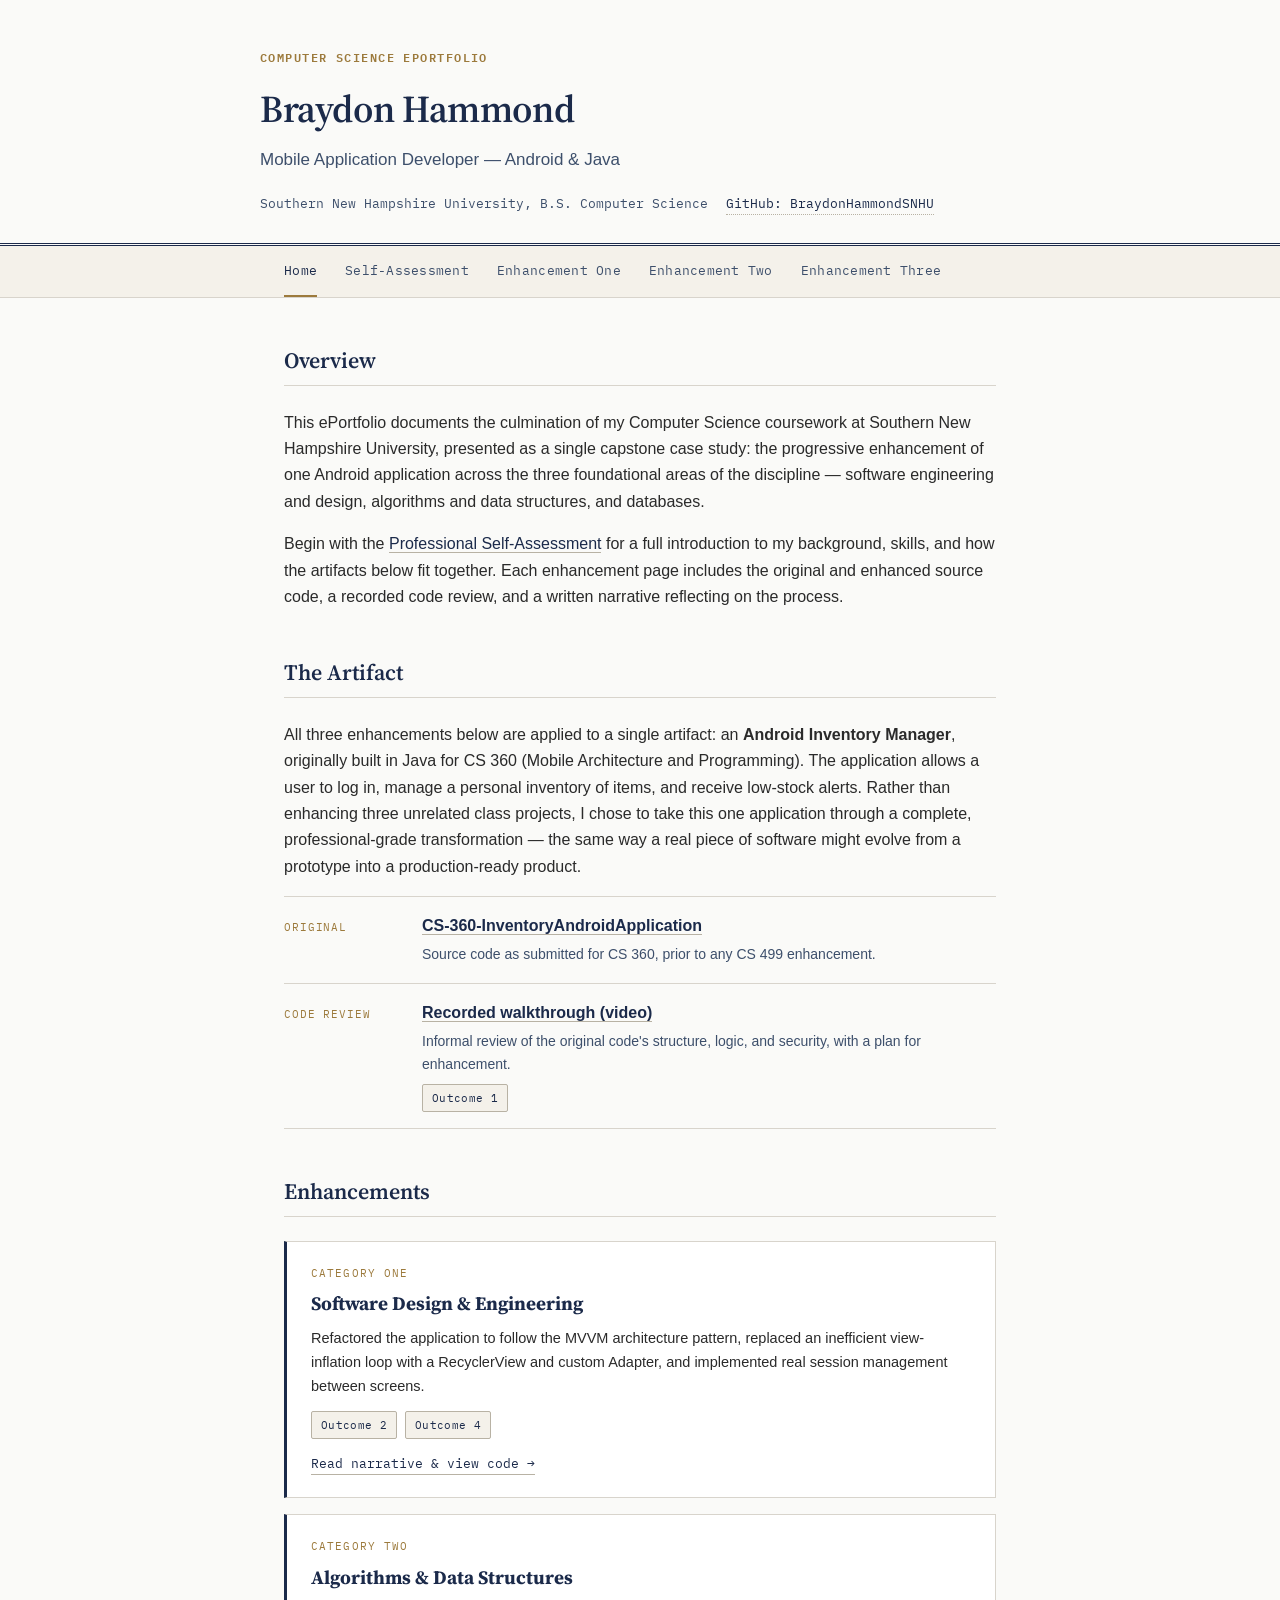
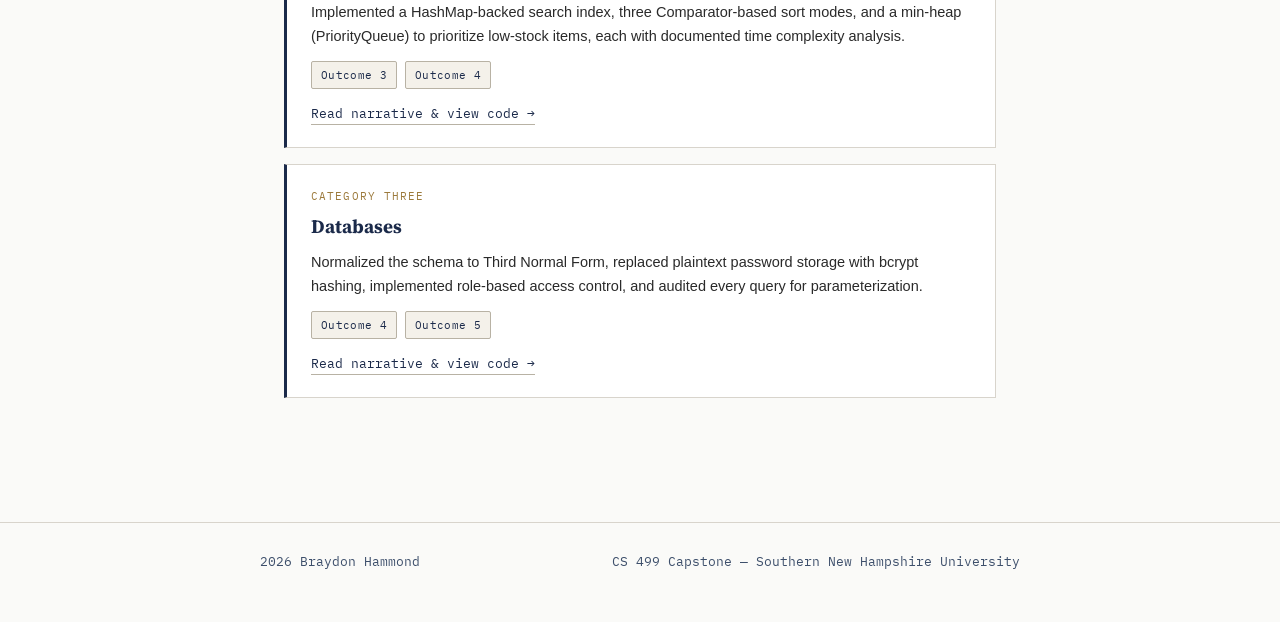
<file: index.html>
<!DOCTYPE html>
<html lang="en">
<head>
  <meta charset="UTF-8">
  <meta name="viewport" content="width=device-width, initial-scale=1.0">
  <title>Braydon Hammond — Computer Science ePortfolio</title>
  <meta name="description" content="CS 499 Capstone ePortfolio — Braydon Hammond, Southern New Hampshire University. Android mobile development, software engineering, algorithms, and database design.">
  <link rel="stylesheet" href="style.css">
  <link rel="preconnect" href="https://fonts.googleapis.com">
  <link href="https://fonts.googleapis.com/css2?family=Source+Serif+Pro:wght@400;600;700&family=IBM+Plex+Mono:wght@400;500;600&display=swap" rel="stylesheet">
</head>
<body>

  <header class="masthead">
    <div class="masthead-inner">
      <p class="eyebrow">Computer Science ePortfolio</p>
      <h1>Braydon Hammond</h1>
      <p class="subtitle">Mobile Application Developer &mdash; Android &amp; Java</p>
      <div class="meta-line">
        <span>Southern New Hampshire University, B.S. Computer Science</span>
        <a href="https://github.com/BraydonHammondSNHU" target="_blank" rel="noopener">GitHub: BraydonHammondSNHU</a>
      </div>
    </div>
  </header>

  <nav class="site-nav">
    <div class="nav-inner">
      <a href="index.html" class="active">Home</a>
      <a href="self-assessment.html">Self-Assessment</a>
      <a href="enhancement-one.html">Enhancement One</a>
      <a href="enhancement-two.html">Enhancement Two</a>
      <a href="enhancement-three.html">Enhancement Three</a>
    </div>
  </nav>

  <main>

    <section>
      <h2 class="section-title">Overview</h2>
      <hr class="section-rule">
      <p>
        This ePortfolio documents the culmination of my Computer Science coursework at
        Southern New Hampshire University, presented as a single capstone case study:
        the progressive enhancement of one Android application across the three
        foundational areas of the discipline &mdash; software engineering and design,
        algorithms and data structures, and databases.
      </p>
      <p>
        Begin with the <a href="self-assessment.html">Professional Self-Assessment</a>
        for a full introduction to my background, skills, and how the artifacts below
        fit together. Each enhancement page includes the original and enhanced source
        code, a recorded code review, and a written narrative reflecting on the process.
      </p>
    </section>

    <section>
      <h2 class="section-title">The Artifact</h2>
      <hr class="section-rule">
      <p>
        All three enhancements below are applied to a single artifact: an
        <strong>Android Inventory Manager</strong>, originally built in Java for
        CS&nbsp;360 (Mobile Architecture and Programming). The application allows a
        user to log in, manage a personal inventory of items, and receive low-stock
        alerts. Rather than enhancing three unrelated class projects, I chose to take
        this one application through a complete, professional-grade transformation
        &mdash; the same way a real piece of software might evolve from a prototype
        into a production-ready product.
      </p>
      <div class="spec-list">
        <div class="spec-row">
          <div class="label">Original</div>
          <div class="value">
            <a href="https://github.com/BraydonHammondSNHU/CS-360-InventoryAndroidApplication" target="_blank" rel="noopener">CS-360-InventoryAndroidApplication</a>
            <span class="desc">Source code as submitted for CS 360, prior to any CS 499 enhancement.</span>
          </div>
        </div>
        <div class="spec-row">
          <div class="label">Code Review</div>
          <div class="value">
            <a href="https://youtu.be/ffxWrWlbICM" target="_blank" rel="noopener">Recorded walkthrough (video)</a>
            <span class="desc">Informal review of the original code's structure, logic, and security, with a plan for enhancement.</span>
            <div class="outcome-tags" style="margin-top:8px;">
              <span class="outcome-tag">Outcome 1</span>
            </div>
          </div>
        </div>
      </div>
    </section>

    <section>
      <h2 class="section-title">Enhancements</h2>
      <hr class="section-rule">

      <article class="artifact-card">
        <p class="cat-number">Category One</p>
        <h3>Software Design &amp; Engineering</h3>
        <p>
          Refactored the application to follow the MVVM architecture pattern,
          replaced an inefficient view-inflation loop with a RecyclerView and
          custom Adapter, and implemented real session management between screens.
        </p>
        <div class="outcome-tags">
          <span class="outcome-tag">Outcome 2</span>
          <span class="outcome-tag">Outcome 4</span>
        </div>
        <div class="card-links" style="margin-top:14px;">
          <a href="enhancement-one.html">Read narrative &amp; view code &rarr;</a>
        </div>
      </article>

      <article class="artifact-card">
        <p class="cat-number">Category Two</p>
        <h3>Algorithms &amp; Data Structures</h3>
        <p>
          Implemented a HashMap-backed search index, three Comparator-based sort
          modes, and a min-heap (PriorityQueue) to prioritize low-stock items,
          each with documented time complexity analysis.
        </p>
        <div class="outcome-tags">
          <span class="outcome-tag">Outcome 3</span>
          <span class="outcome-tag">Outcome 4</span>
        </div>
        <div class="card-links" style="margin-top:14px;">
          <a href="enhancement-two.html">Read narrative &amp; view code &rarr;</a>
        </div>
      </article>

      <article class="artifact-card">
        <p class="cat-number">Category Three</p>
        <h3>Databases</h3>
        <p>
          Normalized the schema to Third Normal Form, replaced plaintext password
          storage with bcrypt hashing, implemented role-based access control, and
          audited every query for parameterization.
        </p>
        <div class="outcome-tags">
          <span class="outcome-tag">Outcome 4</span>
          <span class="outcome-tag">Outcome 5</span>
        </div>
        <div class="card-links" style="margin-top:14px;">
          <a href="enhancement-three.html">Read narrative &amp; view code &rarr;</a>
        </div>
      </article>
    </section>

  </main>

  <footer>
    <div class="footer-inner">
      <span>2026 Braydon Hammond</span>
      <span>CS 499 Capstone &mdash; Southern New Hampshire University</span>
    </div>
  </footer>

</body>
</html>
</file>
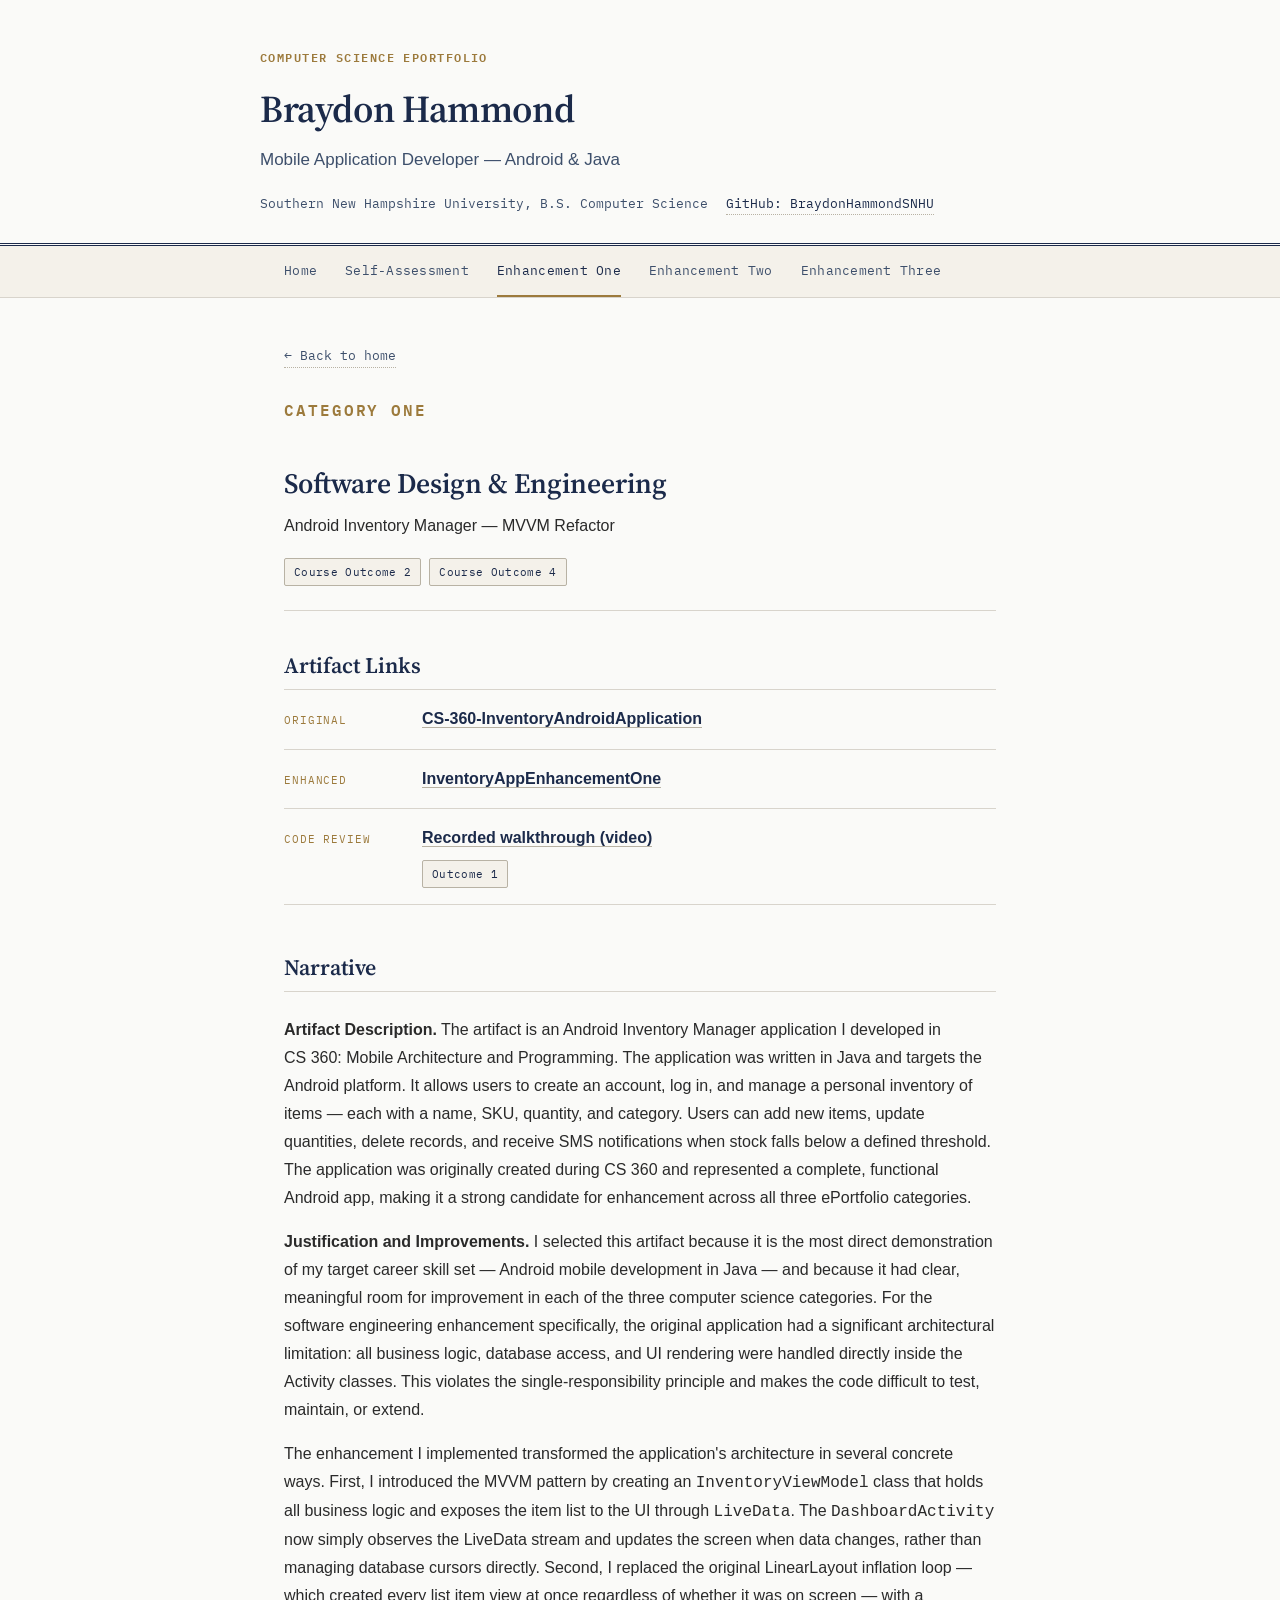
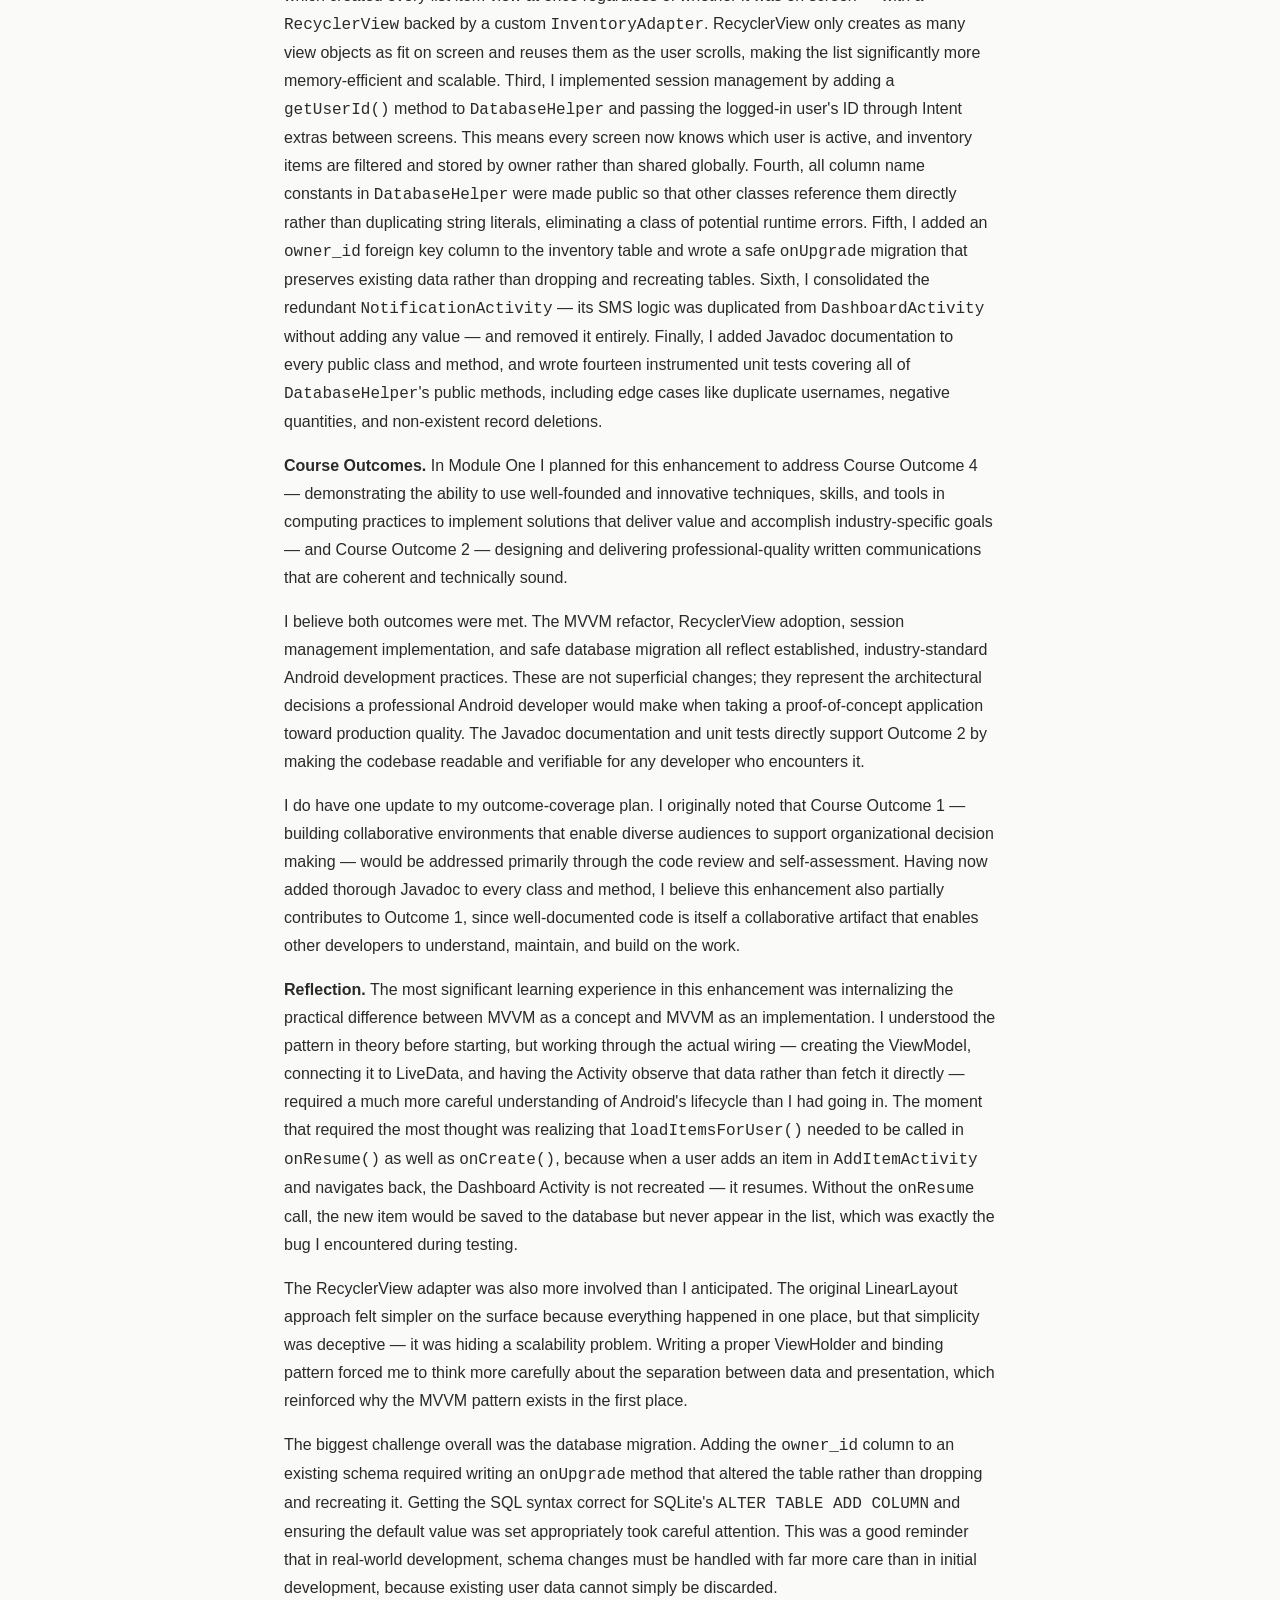
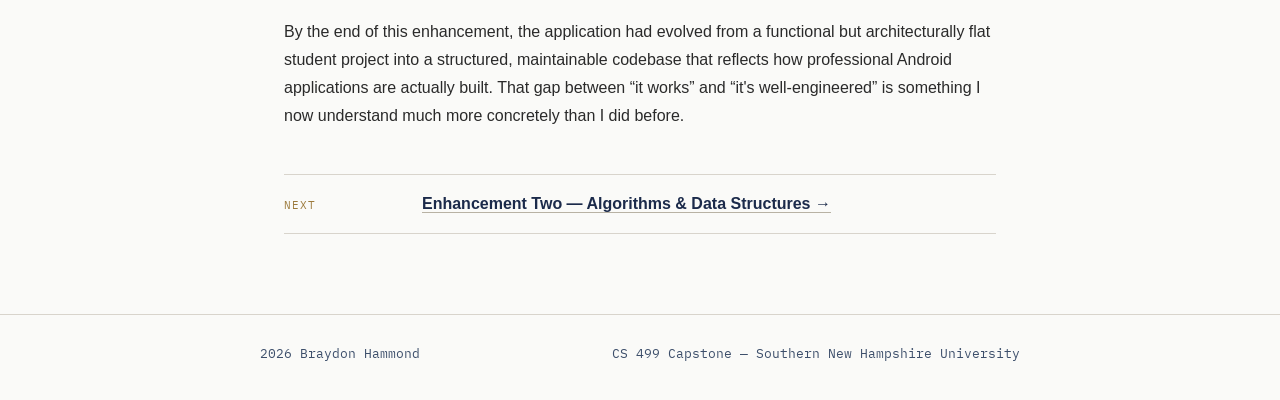
<file: enhancement-one.html>
<!DOCTYPE html>
<html lang="en">
<head>
  <meta charset="UTF-8">
  <meta name="viewport" content="width=device-width, initial-scale=1.0">
  <title>Enhancement One: Software Design &amp; Engineering — Braydon Hammond</title>
  <link rel="stylesheet" href="style.css">
  <link rel="preconnect" href="https://fonts.googleapis.com">
  <link href="https://fonts.googleapis.com/css2?family=Source+Serif+Pro:wght@400;600;700&family=IBM+Plex+Mono:wght@400;500;600&display=swap" rel="stylesheet">
</head>
<body>

  <header class="masthead">
    <div class="masthead-inner">
      <p class="eyebrow">Computer Science ePortfolio</p>
      <h1>Braydon Hammond</h1>
      <p class="subtitle">Mobile Application Developer &mdash; Android &amp; Java</p>
      <div class="meta-line">
        <span>Southern New Hampshire University, B.S. Computer Science</span>
        <a href="https://github.com/BraydonHammondSNHU" target="_blank" rel="noopener">GitHub: BraydonHammondSNHU</a>
      </div>
    </div>
  </header>

  <nav class="site-nav">
    <div class="nav-inner">
      <a href="index.html">Home</a>
      <a href="self-assessment.html">Self-Assessment</a>
      <a href="enhancement-one.html" class="active">Enhancement One</a>
      <a href="enhancement-two.html">Enhancement Two</a>
      <a href="enhancement-three.html">Enhancement Three</a>
    </div>
  </nav>

  <main class="essay">

    <a class="back-link" href="index.html">&larr; Back to home</a>

    <p class="eyebrow">Category One</p>
    <h2 class="section-title" style="font-size:28px; margin-bottom:6px;">
      Software Design &amp; Engineering
    </h2>
    <p class="subtitle" style="margin-bottom:18px;">Android Inventory Manager &mdash; MVVM Refactor</p>
    <div class="outcome-tags" style="margin-bottom:24px;">
      <span class="outcome-tag">Course Outcome 2</span>
      <span class="outcome-tag">Course Outcome 4</span>
    </div>
    <hr class="section-rule">

    <section>
      <h2 class="section-title">Artifact Links</h2>
      <div class="spec-list">
        <div class="spec-row">
          <div class="label">Original</div>
          <div class="value"><a href="https://github.com/BraydonHammondSNHU/CS-360-InventoryAndroidApplication" target="_blank" rel="noopener">CS-360-InventoryAndroidApplication</a></div>
        </div>
        <div class="spec-row">
          <div class="label">Enhanced</div>
          <div class="value"><a href="https://github.com/BraydonHammondSNHU/InventoryAppEnhancementOne" target="_blank" rel="noopener">InventoryAppEnhancementOne</a></div>
        </div>
        <div class="spec-row">
          <div class="label">Code Review</div>
          <div class="value">
            <a href="https://youtu.be/ffxWrWlbICM" target="_blank" rel="noopener">Recorded walkthrough (video)</a>
            <div class="outcome-tags" style="margin-top:8px;">
              <span class="outcome-tag">Outcome 1</span>
            </div>
          </div>
        </div>
      </div>
    </section>

    <section>
      <h2 class="section-title">Narrative</h2>
      <hr class="section-rule">

      <p><strong>Artifact Description.</strong> The artifact is an Android Inventory
      Manager application I developed in CS&nbsp;360: Mobile Architecture and
      Programming. The application was written in Java and targets the Android
      platform. It allows users to create an account, log in, and manage a personal
      inventory of items &mdash; each with a name, SKU, quantity, and category. Users
      can add new items, update quantities, delete records, and receive SMS
      notifications when stock falls below a defined threshold. The application was
      originally created during CS&nbsp;360 and represented a complete, functional
      Android app, making it a strong candidate for enhancement across all three
      ePortfolio categories.</p>

      <p><strong>Justification and Improvements.</strong> I selected this artifact
      because it is the most direct demonstration of my target career skill set
      &mdash; Android mobile development in Java &mdash; and because it had clear,
      meaningful room for improvement in each of the three computer science
      categories. For the software engineering enhancement specifically, the original
      application had a significant architectural limitation: all business logic,
      database access, and UI rendering were handled directly inside the Activity
      classes. This violates the single-responsibility principle and makes the code
      difficult to test, maintain, or extend.</p>

      <p>The enhancement I implemented transformed the application's architecture in
      several concrete ways. First, I introduced the MVVM pattern by creating an
      <code>InventoryViewModel</code> class that holds all business logic and exposes
      the item list to the UI through <code>LiveData</code>. The
      <code>DashboardActivity</code> now simply observes the LiveData stream and
      updates the screen when data changes, rather than managing database cursors
      directly. Second, I replaced the original LinearLayout inflation loop &mdash;
      which created every list item view at once regardless of whether it was on
      screen &mdash; with a <code>RecyclerView</code> backed by a custom
      <code>InventoryAdapter</code>. RecyclerView only creates as many view objects as
      fit on screen and reuses them as the user scrolls, making the list significantly
      more memory-efficient and scalable. Third, I implemented session management by
      adding a <code>getUserId()</code> method to <code>DatabaseHelper</code> and
      passing the logged-in user's ID through Intent extras between screens. This
      means every screen now knows which user is active, and inventory items are
      filtered and stored by owner rather than shared globally. Fourth, all column
      name constants in <code>DatabaseHelper</code> were made public so that other
      classes reference them directly rather than duplicating string literals,
      eliminating a class of potential runtime errors. Fifth, I added an
      <code>owner_id</code> foreign key column to the inventory table and wrote a safe
      <code>onUpgrade</code> migration that preserves existing data rather than
      dropping and recreating tables. Sixth, I consolidated the redundant
      <code>NotificationActivity</code> &mdash; its SMS logic was duplicated from
      <code>DashboardActivity</code> without adding any value &mdash; and removed it
      entirely. Finally, I added Javadoc documentation to every public class and
      method, and wrote fourteen instrumented unit tests covering all of
      <code>DatabaseHelper</code>'s public methods, including edge cases like
      duplicate usernames, negative quantities, and non-existent record deletions.</p>

      <p><strong>Course Outcomes.</strong> In Module One I planned for this
      enhancement to address Course Outcome 4 &mdash; demonstrating the ability to use
      well-founded and innovative techniques, skills, and tools in computing practices
      to implement solutions that deliver value and accomplish industry-specific goals
      &mdash; and Course Outcome 2 &mdash; designing and delivering professional-quality
      written communications that are coherent and technically sound.</p>

      <p>I believe both outcomes were met. The MVVM refactor, RecyclerView adoption,
      session management implementation, and safe database migration all reflect
      established, industry-standard Android development practices. These are not
      superficial changes; they represent the architectural decisions a professional
      Android developer would make when taking a proof-of-concept application toward
      production quality. The Javadoc documentation and unit tests directly support
      Outcome 2 by making the codebase readable and verifiable for any developer who
      encounters it.</p>

      <p>I do have one update to my outcome-coverage plan. I originally noted that
      Course Outcome 1 &mdash; building collaborative environments that enable
      diverse audiences to support organizational decision making &mdash; would be
      addressed primarily through the code review and self-assessment. Having now
      added thorough Javadoc to every class and method, I believe this enhancement
      also partially contributes to Outcome 1, since well-documented code is itself a
      collaborative artifact that enables other developers to understand, maintain,
      and build on the work.</p>

      <p><strong>Reflection.</strong> The most significant learning experience in this
      enhancement was internalizing the practical difference between MVVM as a concept
      and MVVM as an implementation. I understood the pattern in theory before
      starting, but working through the actual wiring &mdash; creating the
      ViewModel, connecting it to LiveData, and having the Activity observe that data
      rather than fetch it directly &mdash; required a much more careful understanding
      of Android's lifecycle than I had going in. The moment that required the most
      thought was realizing that <code>loadItemsForUser()</code> needed to be called
      in <code>onResume()</code> as well as <code>onCreate()</code>, because when a
      user adds an item in <code>AddItemActivity</code> and navigates back, the
      Dashboard Activity is not recreated &mdash; it resumes. Without the
      <code>onResume</code> call, the new item would be saved to the database but
      never appear in the list, which was exactly the bug I encountered during
      testing.</p>

      <p>The RecyclerView adapter was also more involved than I anticipated. The
      original LinearLayout approach felt simpler on the surface because everything
      happened in one place, but that simplicity was deceptive &mdash; it was hiding a
      scalability problem. Writing a proper ViewHolder and binding pattern forced me
      to think more carefully about the separation between data and presentation,
      which reinforced why the MVVM pattern exists in the first place.</p>

      <p>The biggest challenge overall was the database migration. Adding the
      <code>owner_id</code> column to an existing schema required writing an
      <code>onUpgrade</code> method that altered the table rather than dropping and
      recreating it. Getting the SQL syntax correct for SQLite's
      <code>ALTER TABLE ADD COLUMN</code> and ensuring the default value was set
      appropriately took careful attention. This was a good reminder that in
      real-world development, schema changes must be handled with far more care than
      in initial development, because existing user data cannot simply be discarded.</p>

      <p>By the end of this enhancement, the application had evolved from a functional
      but architecturally flat student project into a structured, maintainable
      codebase that reflects how professional Android applications are actually
      built. That gap between &ldquo;it works&rdquo; and &ldquo;it's well-engineered&rdquo;
      is something I now understand much more concretely than I did before.</p>
    </section>

    <div class="spec-list" style="margin-top:36px;">
      <div class="spec-row">
        <div class="label">Next</div>
        <div class="value">
          <a href="enhancement-two.html">Enhancement Two &mdash; Algorithms &amp; Data Structures &rarr;</a>
        </div>
      </div>
    </div>

  </main>

  <footer>
    <div class="footer-inner">
      <span>2026 Braydon Hammond</span>
      <span>CS 499 Capstone &mdash; Southern New Hampshire University</span>
    </div>
  </footer>

</body>
</html>
</file>
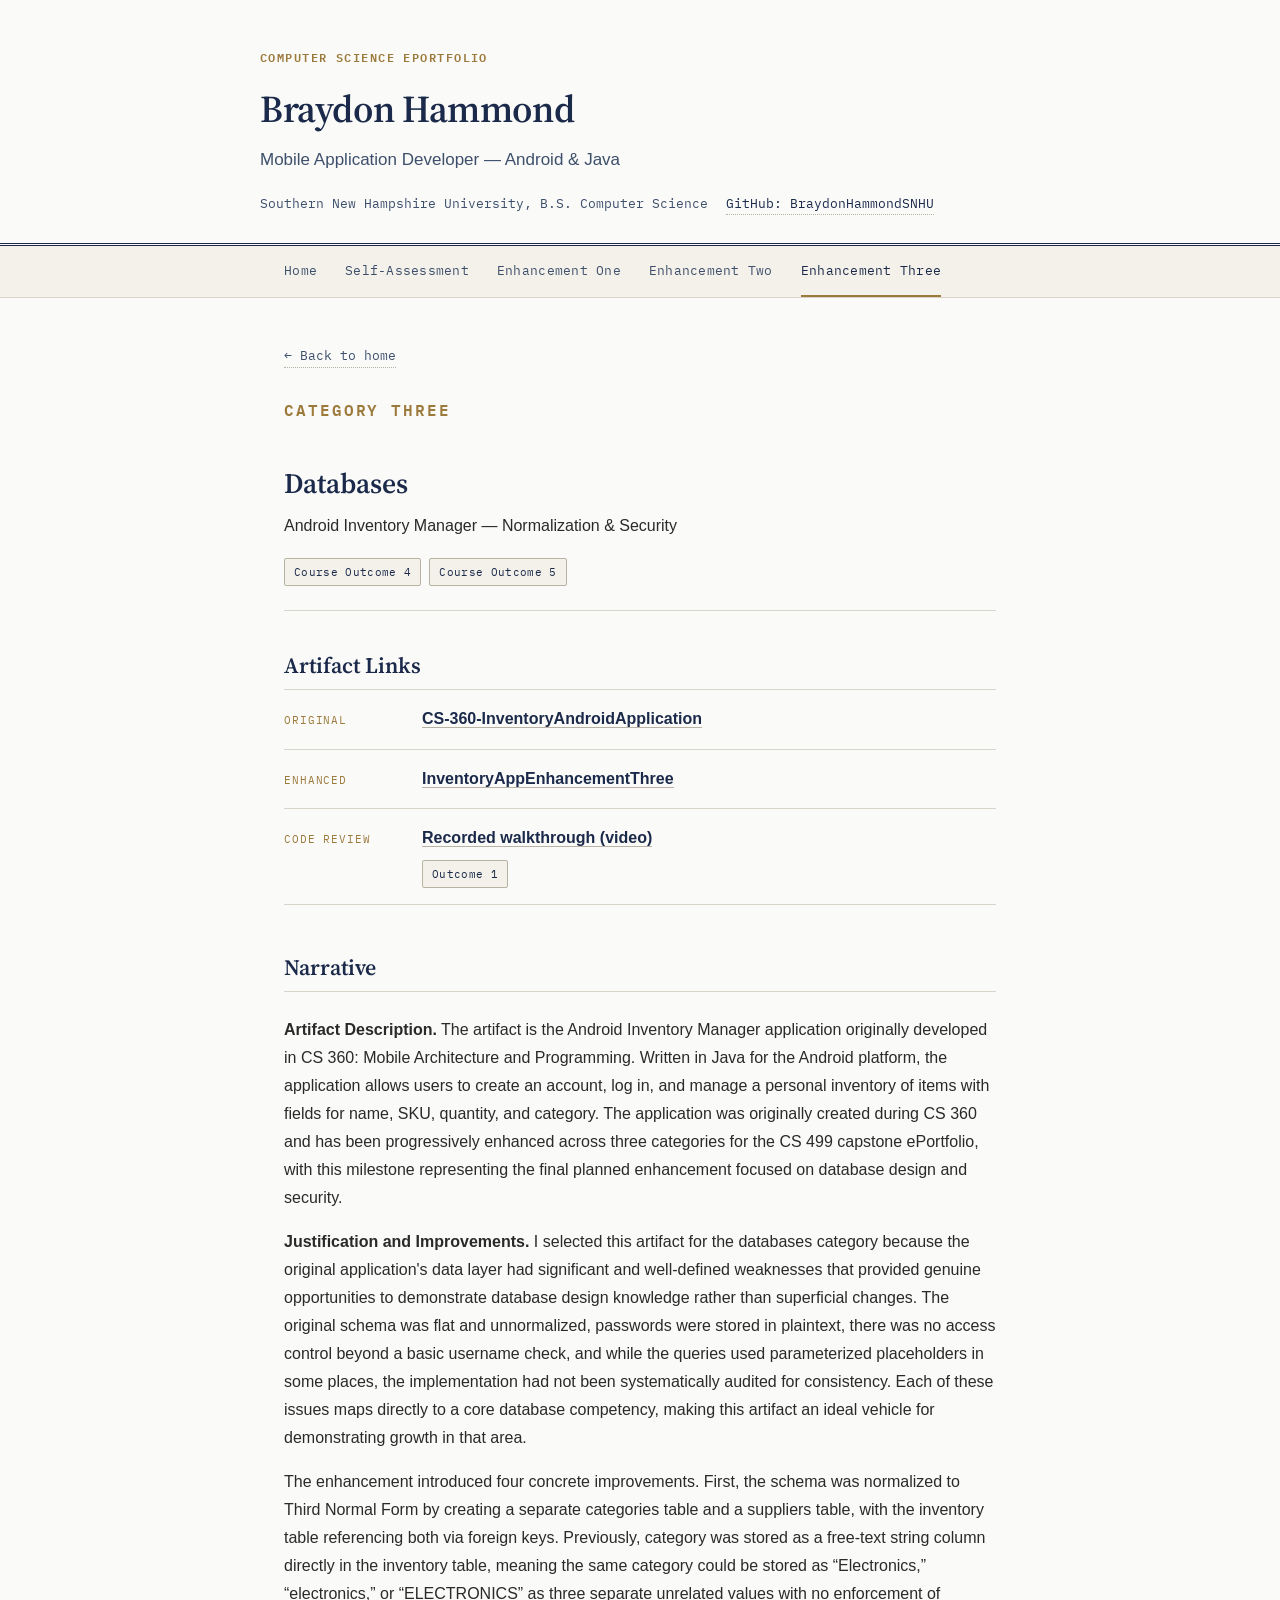
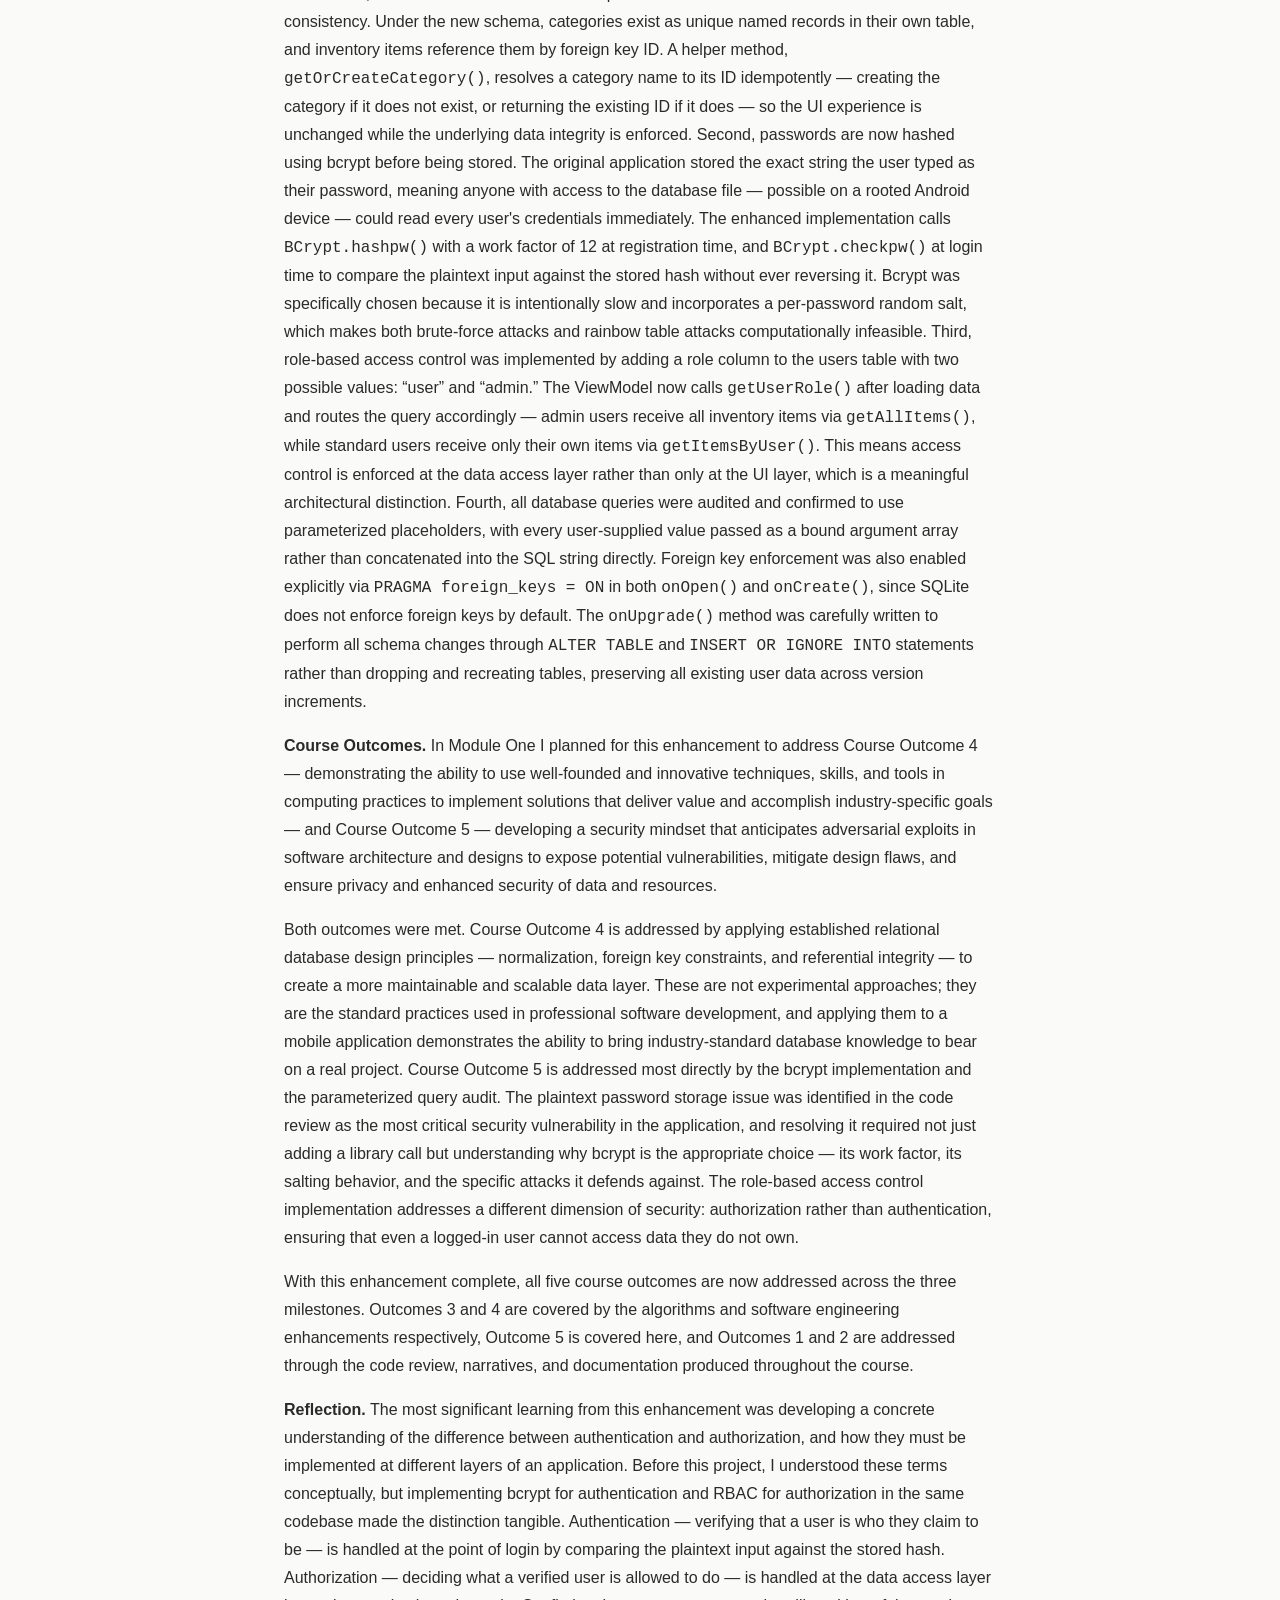
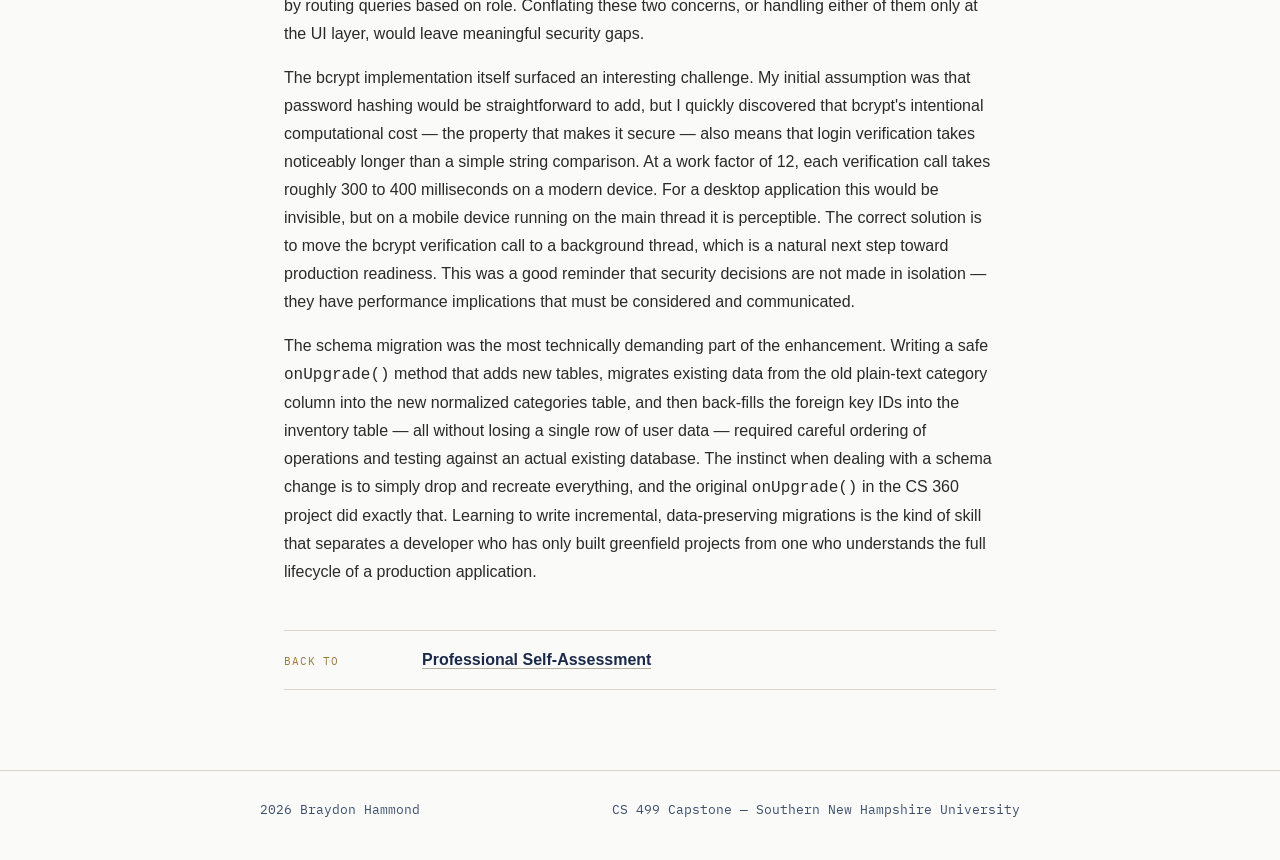
<file: enhancement-three.html>
<!DOCTYPE html>
<html lang="en">
<head>
  <meta charset="UTF-8">
  <meta name="viewport" content="width=device-width, initial-scale=1.0">
  <title>Enhancement Three: Databases — Braydon Hammond</title>
  <link rel="stylesheet" href="style.css">
  <link rel="preconnect" href="https://fonts.googleapis.com">
  <link href="https://fonts.googleapis.com/css2?family=Source+Serif+Pro:wght@400;600;700&family=IBM+Plex+Mono:wght@400;500;600&display=swap" rel="stylesheet">
</head>
<body>

  <header class="masthead">
    <div class="masthead-inner">
      <p class="eyebrow">Computer Science ePortfolio</p>
      <h1>Braydon Hammond</h1>
      <p class="subtitle">Mobile Application Developer &mdash; Android &amp; Java</p>
      <div class="meta-line">
        <span>Southern New Hampshire University, B.S. Computer Science</span>
        <a href="https://github.com/BraydonHammondSNHU" target="_blank" rel="noopener">GitHub: BraydonHammondSNHU</a>
      </div>
    </div>
  </header>

  <nav class="site-nav">
    <div class="nav-inner">
      <a href="index.html">Home</a>
      <a href="self-assessment.html">Self-Assessment</a>
      <a href="enhancement-one.html">Enhancement One</a>
      <a href="enhancement-two.html">Enhancement Two</a>
      <a href="enhancement-three.html" class="active">Enhancement Three</a>
    </div>
  </nav>

  <main class="essay">

    <a class="back-link" href="index.html">&larr; Back to home</a>

    <p class="eyebrow">Category Three</p>
    <h2 class="section-title" style="font-size:28px; margin-bottom:6px;">
      Databases
    </h2>
    <p class="subtitle" style="margin-bottom:18px;">Android Inventory Manager &mdash; Normalization &amp; Security</p>
    <div class="outcome-tags" style="margin-bottom:24px;">
      <span class="outcome-tag">Course Outcome 4</span>
      <span class="outcome-tag">Course Outcome 5</span>
    </div>
    <hr class="section-rule">

    <section>
      <h2 class="section-title">Artifact Links</h2>
      <div class="spec-list">
        <div class="spec-row">
          <div class="label">Original</div>
          <div class="value"><a href="https://github.com/BraydonHammondSNHU/CS-360-InventoryAndroidApplication" target="_blank" rel="noopener">CS-360-InventoryAndroidApplication</a></div>
        </div>
        <div class="spec-row">
          <div class="label">Enhanced</div>
          <div class="value"><a href="https://github.com/BraydonHammondSNHU/InventoryAppEnhancementThree" target="_blank" rel="noopener">InventoryAppEnhancementThree</a></div>
        </div>
        <div class="spec-row">
          <div class="label">Code Review</div>
          <div class="value">
            <a href="https://youtu.be/ffxWrWlbICM" target="_blank" rel="noopener">Recorded walkthrough (video)</a>
            <div class="outcome-tags" style="margin-top:8px;">
              <span class="outcome-tag">Outcome 1</span>
            </div>
          </div>
        </div>
      </div>
    </section>

    <section>
      <h2 class="section-title">Narrative</h2>
      <hr class="section-rule">

      <p><strong>Artifact Description.</strong> The artifact is the Android Inventory
      Manager application originally developed in CS&nbsp;360: Mobile Architecture and
      Programming. Written in Java for the Android platform, the application allows
      users to create an account, log in, and manage a personal inventory of items
      with fields for name, SKU, quantity, and category. The application was
      originally created during CS&nbsp;360 and has been progressively enhanced
      across three categories for the CS&nbsp;499 capstone ePortfolio, with this
      milestone representing the final planned enhancement focused on database design
      and security.</p>

      <p><strong>Justification and Improvements.</strong> I selected this artifact
      for the databases category because the original application's data layer had
      significant and well-defined weaknesses that provided genuine opportunities to
      demonstrate database design knowledge rather than superficial changes. The
      original schema was flat and unnormalized, passwords were stored in plaintext,
      there was no access control beyond a basic username check, and while the
      queries used parameterized placeholders in some places, the implementation had
      not been systematically audited for consistency. Each of these issues maps
      directly to a core database competency, making this artifact an ideal vehicle
      for demonstrating growth in that area.</p>

      <p>The enhancement introduced four concrete improvements. First, the schema was
      normalized to Third Normal Form by creating a separate categories table and a
      suppliers table, with the inventory table referencing both via foreign keys.
      Previously, category was stored as a free-text string column directly in the
      inventory table, meaning the same category could be stored as
      &ldquo;Electronics,&rdquo; &ldquo;electronics,&rdquo; or
      &ldquo;ELECTRONICS&rdquo; as three separate unrelated values with no
      enforcement of consistency. Under the new schema, categories exist as unique
      named records in their own table, and inventory items reference them by foreign
      key ID. A helper method, <code>getOrCreateCategory()</code>, resolves a
      category name to its ID idempotently &mdash; creating the category if it does
      not exist, or returning the existing ID if it does &mdash; so the UI experience
      is unchanged while the underlying data integrity is enforced. Second, passwords
      are now hashed using bcrypt before being stored. The original application
      stored the exact string the user typed as their password, meaning anyone with
      access to the database file &mdash; possible on a rooted Android device &mdash;
      could read every user's credentials immediately. The enhanced implementation
      calls <code>BCrypt.hashpw()</code> with a work factor of 12 at registration
      time, and <code>BCrypt.checkpw()</code> at login time to compare the plaintext
      input against the stored hash without ever reversing it. Bcrypt was
      specifically chosen because it is intentionally slow and incorporates a
      per-password random salt, which makes both brute-force attacks and rainbow
      table attacks computationally infeasible. Third, role-based access control was
      implemented by adding a role column to the users table with two possible
      values: &ldquo;user&rdquo; and &ldquo;admin.&rdquo; The ViewModel now calls
      <code>getUserRole()</code> after loading data and routes the query
      accordingly &mdash; admin users receive all inventory items via
      <code>getAllItems()</code>, while standard users receive only their own items
      via <code>getItemsByUser()</code>. This means access control is enforced at the
      data access layer rather than only at the UI layer, which is a meaningful
      architectural distinction. Fourth, all database queries were audited and
      confirmed to use parameterized placeholders, with every user-supplied value
      passed as a bound argument array rather than concatenated into the SQL string
      directly. Foreign key enforcement was also enabled explicitly via
      <code>PRAGMA foreign_keys = ON</code> in both <code>onOpen()</code> and
      <code>onCreate()</code>, since SQLite does not enforce foreign keys by default.
      The <code>onUpgrade()</code> method was carefully written to perform all schema
      changes through <code>ALTER TABLE</code> and <code>INSERT OR IGNORE INTO</code>
      statements rather than dropping and recreating tables, preserving all existing
      user data across version increments.</p>

      <p><strong>Course Outcomes.</strong> In Module One I planned for this
      enhancement to address Course Outcome 4 &mdash; demonstrating the ability to
      use well-founded and innovative techniques, skills, and tools in computing
      practices to implement solutions that deliver value and accomplish
      industry-specific goals &mdash; and Course Outcome 5 &mdash; developing a
      security mindset that anticipates adversarial exploits in software architecture
      and designs to expose potential vulnerabilities, mitigate design flaws, and
      ensure privacy and enhanced security of data and resources.</p>

      <p>Both outcomes were met. Course Outcome 4 is addressed by applying
      established relational database design principles &mdash; normalization,
      foreign key constraints, and referential integrity &mdash; to create a more
      maintainable and scalable data layer. These are not experimental approaches;
      they are the standard practices used in professional software development, and
      applying them to a mobile application demonstrates the ability to bring
      industry-standard database knowledge to bear on a real project. Course Outcome
      5 is addressed most directly by the bcrypt implementation and the parameterized
      query audit. The plaintext password storage issue was identified in the code
      review as the most critical security vulnerability in the application, and
      resolving it required not just adding a library call but understanding why
      bcrypt is the appropriate choice &mdash; its work factor, its salting behavior,
      and the specific attacks it defends against. The role-based access control
      implementation addresses a different dimension of security: authorization
      rather than authentication, ensuring that even a logged-in user cannot access
      data they do not own.</p>

      <p>With this enhancement complete, all five course outcomes are now addressed
      across the three milestones. Outcomes 3 and 4 are covered by the algorithms and
      software engineering enhancements respectively, Outcome 5 is covered here, and
      Outcomes 1 and 2 are addressed through the code review, narratives, and
      documentation produced throughout the course.</p>

      <p><strong>Reflection.</strong> The most significant learning from this
      enhancement was developing a concrete understanding of the difference between
      authentication and authorization, and how they must be implemented at
      different layers of an application. Before this project, I understood these
      terms conceptually, but implementing bcrypt for authentication and RBAC for
      authorization in the same codebase made the distinction tangible.
      Authentication &mdash; verifying that a user is who they claim to be &mdash; is
      handled at the point of login by comparing the plaintext input against the
      stored hash. Authorization &mdash; deciding what a verified user is allowed to
      do &mdash; is handled at the data access layer by routing queries based on
      role. Conflating these two concerns, or handling either of them only at the UI
      layer, would leave meaningful security gaps.</p>

      <p>The bcrypt implementation itself surfaced an interesting challenge. My
      initial assumption was that password hashing would be straightforward to add,
      but I quickly discovered that bcrypt's intentional computational cost &mdash;
      the property that makes it secure &mdash; also means that login verification
      takes noticeably longer than a simple string comparison. At a work factor of
      12, each verification call takes roughly 300 to 400 milliseconds on a modern
      device. For a desktop application this would be invisible, but on a mobile
      device running on the main thread it is perceptible. The correct solution is to
      move the bcrypt verification call to a background thread, which is a natural
      next step toward production readiness. This was a good reminder that security
      decisions are not made in isolation &mdash; they have performance implications
      that must be considered and communicated.</p>

      <p>The schema migration was the most technically demanding part of the
      enhancement. Writing a safe <code>onUpgrade()</code> method that adds new
      tables, migrates existing data from the old plain-text category column into the
      new normalized categories table, and then back-fills the foreign key IDs into
      the inventory table &mdash; all without losing a single row of user data
      &mdash; required careful ordering of operations and testing against an actual
      existing database. The instinct when dealing with a schema change is to simply
      drop and recreate everything, and the original <code>onUpgrade()</code> in the
      CS&nbsp;360 project did exactly that. Learning to write incremental,
      data-preserving migrations is the kind of skill that separates a developer who
      has only built greenfield projects from one who understands the full lifecycle
      of a production application.</p>
    </section>

    <div class="spec-list" style="margin-top:36px;">
      <div class="spec-row">
        <div class="label">Back to</div>
        <div class="value">
          <a href="self-assessment.html">Professional Self-Assessment</a>
        </div>
      </div>
    </div>

  </main>

  <footer>
    <div class="footer-inner">
      <span>2026 Braydon Hammond</span>
      <span>CS 499 Capstone &mdash; Southern New Hampshire University</span>
    </div>
  </footer>

</body>
</html>
</file>
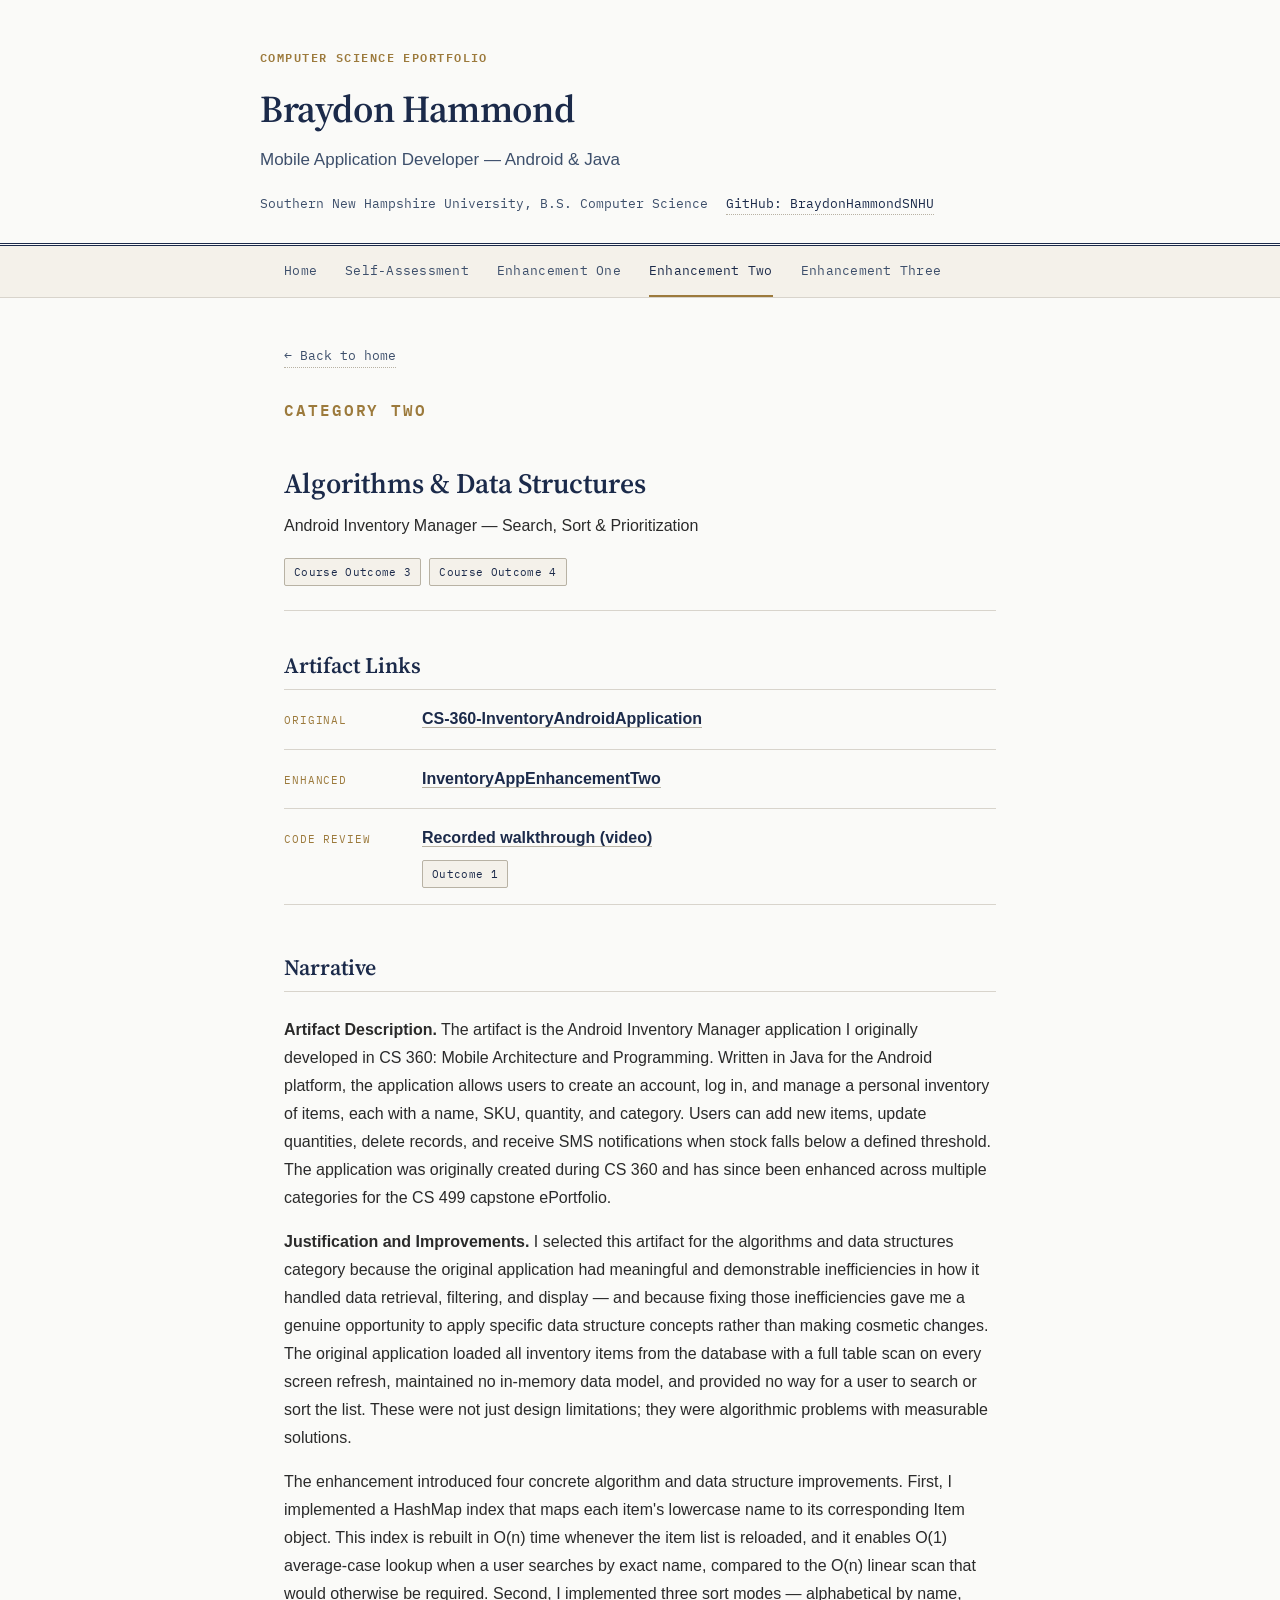
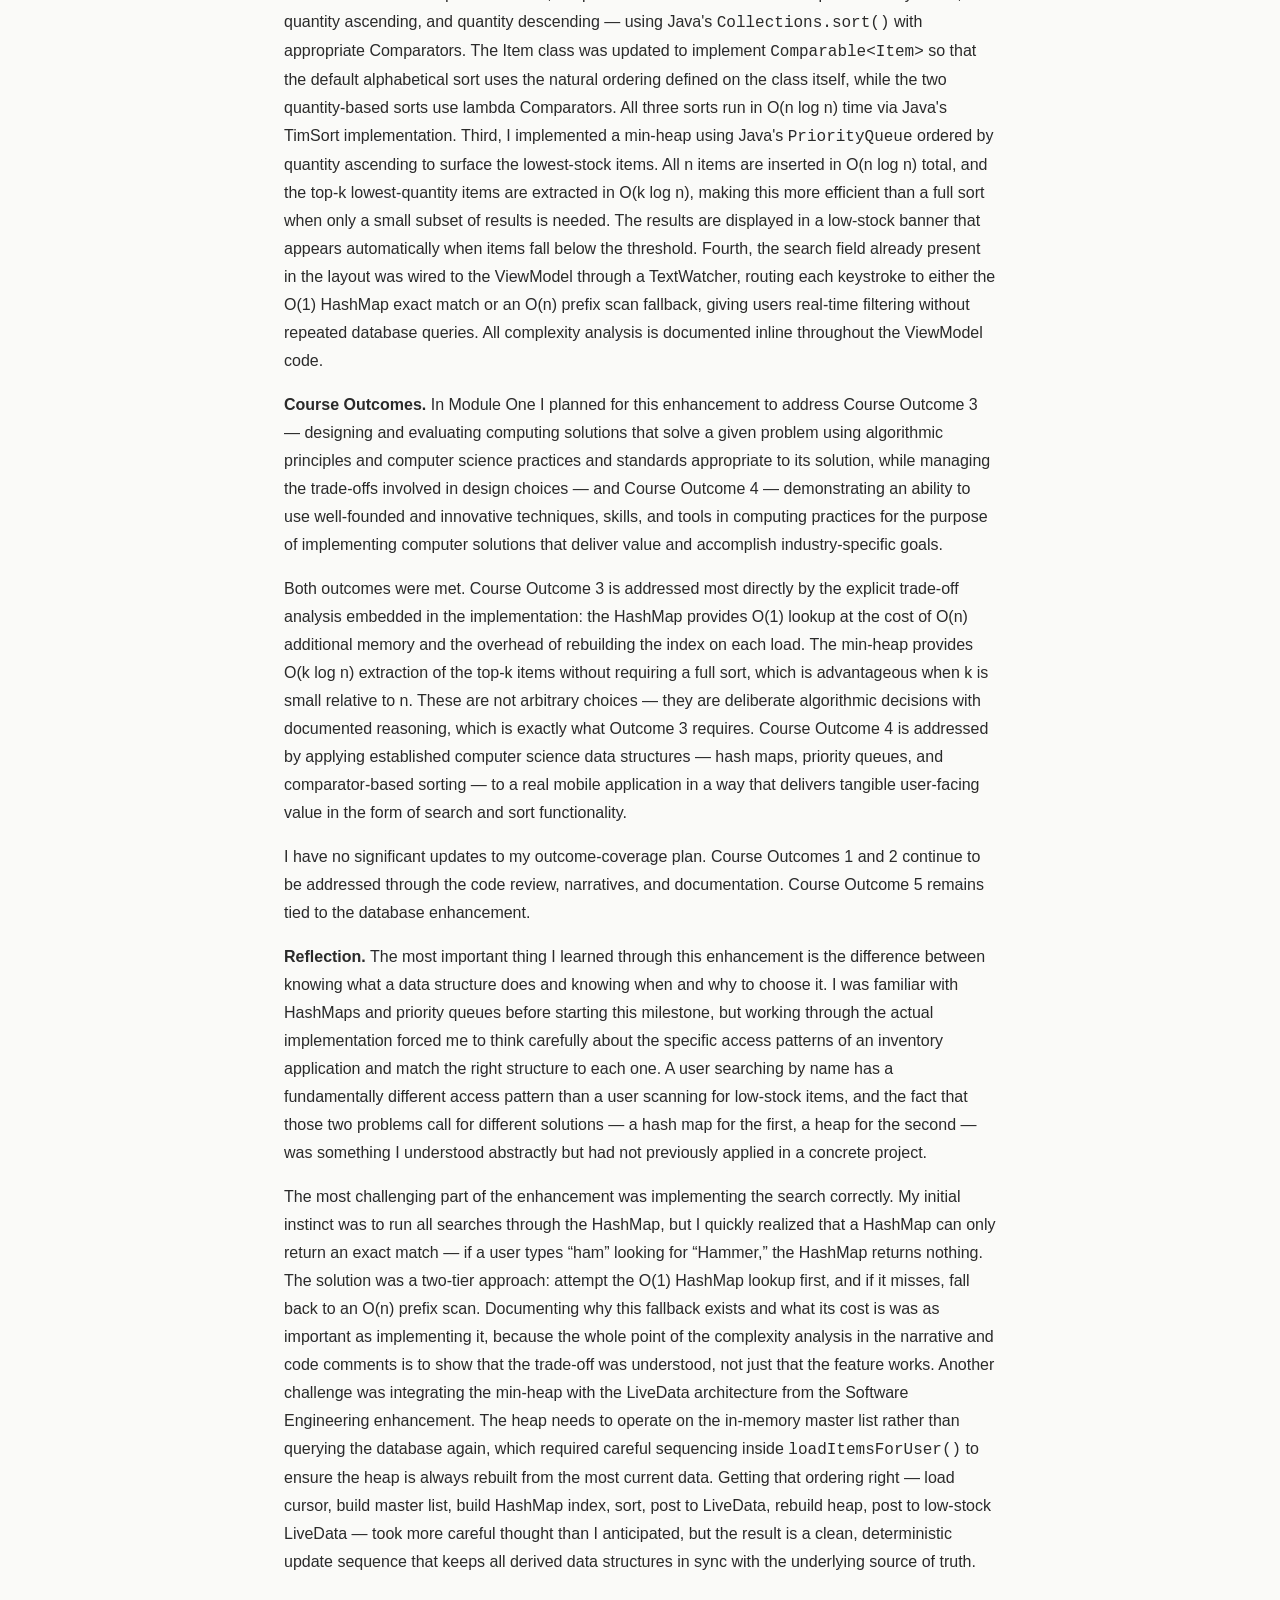
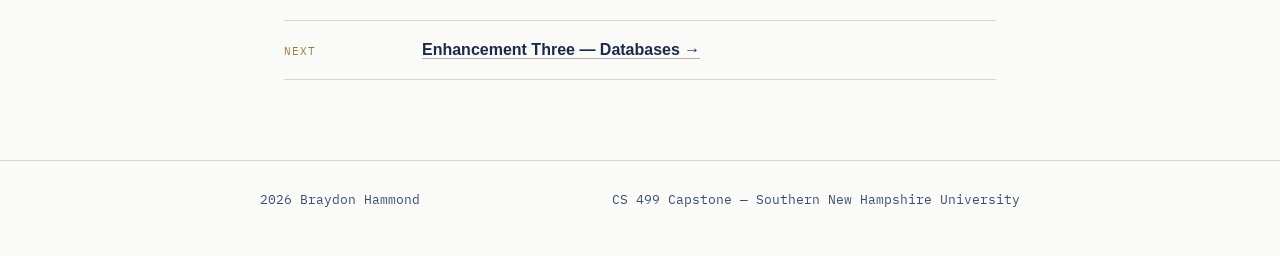
<file: enhancement-two.html>
<!DOCTYPE html>
<html lang="en">
<head>
  <meta charset="UTF-8">
  <meta name="viewport" content="width=device-width, initial-scale=1.0">
  <title>Enhancement Two: Algorithms &amp; Data Structures — Braydon Hammond</title>
  <link rel="stylesheet" href="style.css">
  <link rel="preconnect" href="https://fonts.googleapis.com">
  <link href="https://fonts.googleapis.com/css2?family=Source+Serif+Pro:wght@400;600;700&family=IBM+Plex+Mono:wght@400;500;600&display=swap" rel="stylesheet">
</head>
<body>

  <header class="masthead">
    <div class="masthead-inner">
      <p class="eyebrow">Computer Science ePortfolio</p>
      <h1>Braydon Hammond</h1>
      <p class="subtitle">Mobile Application Developer &mdash; Android &amp; Java</p>
      <div class="meta-line">
        <span>Southern New Hampshire University, B.S. Computer Science</span>
        <a href="https://github.com/BraydonHammondSNHU" target="_blank" rel="noopener">GitHub: BraydonHammondSNHU</a>
      </div>
    </div>
  </header>

  <nav class="site-nav">
    <div class="nav-inner">
      <a href="index.html">Home</a>
      <a href="self-assessment.html">Self-Assessment</a>
      <a href="enhancement-one.html">Enhancement One</a>
      <a href="enhancement-two.html" class="active">Enhancement Two</a>
      <a href="enhancement-three.html">Enhancement Three</a>
    </div>
  </nav>

  <main class="essay">

    <a class="back-link" href="index.html">&larr; Back to home</a>

    <p class="eyebrow">Category Two</p>
    <h2 class="section-title" style="font-size:28px; margin-bottom:6px;">
      Algorithms &amp; Data Structures
    </h2>
    <p class="subtitle" style="margin-bottom:18px;">Android Inventory Manager &mdash; Search, Sort &amp; Prioritization</p>
    <div class="outcome-tags" style="margin-bottom:24px;">
      <span class="outcome-tag">Course Outcome 3</span>
      <span class="outcome-tag">Course Outcome 4</span>
    </div>
    <hr class="section-rule">

    <section>
      <h2 class="section-title">Artifact Links</h2>
      <div class="spec-list">
        <div class="spec-row">
          <div class="label">Original</div>
          <div class="value"><a href="https://github.com/BraydonHammondSNHU/CS-360-InventoryAndroidApplication" target="_blank" rel="noopener">CS-360-InventoryAndroidApplication</a></div>
        </div>
        <div class="spec-row">
          <div class="label">Enhanced</div>
          <div class="value"><a href="https://github.com/BraydonHammondSNHU/InventoryAppEnhancementTwo" target="_blank" rel="noopener">InventoryAppEnhancementTwo</a></div>
        </div>
        <div class="spec-row">
          <div class="label">Code Review</div>
          <div class="value">
            <a href="https://youtu.be/ffxWrWlbICM" target="_blank" rel="noopener">Recorded walkthrough (video)</a>
            <div class="outcome-tags" style="margin-top:8px;">
              <span class="outcome-tag">Outcome 1</span>
            </div>
          </div>
        </div>
      </div>
    </section>

    <section>
      <h2 class="section-title">Narrative</h2>
      <hr class="section-rule">

      <p><strong>Artifact Description.</strong> The artifact is the Android Inventory
      Manager application I originally developed in CS&nbsp;360: Mobile Architecture
      and Programming. Written in Java for the Android platform, the application
      allows users to create an account, log in, and manage a personal inventory of
      items, each with a name, SKU, quantity, and category. Users can add new items,
      update quantities, delete records, and receive SMS notifications when stock
      falls below a defined threshold. The application was originally created during
      CS&nbsp;360 and has since been enhanced across multiple categories for the
      CS&nbsp;499 capstone ePortfolio.</p>

      <p><strong>Justification and Improvements.</strong> I selected this artifact for
      the algorithms and data structures category because the original application
      had meaningful and demonstrable inefficiencies in how it handled data
      retrieval, filtering, and display &mdash; and because fixing those
      inefficiencies gave me a genuine opportunity to apply specific data structure
      concepts rather than making cosmetic changes. The original application loaded
      all inventory items from the database with a full table scan on every screen
      refresh, maintained no in-memory data model, and provided no way for a user to
      search or sort the list. These were not just design limitations; they were
      algorithmic problems with measurable solutions.</p>

      <p>The enhancement introduced four concrete algorithm and data structure
      improvements. First, I implemented a HashMap index that maps each item's
      lowercase name to its corresponding Item object. This index is rebuilt in O(n)
      time whenever the item list is reloaded, and it enables O(1) average-case
      lookup when a user searches by exact name, compared to the O(n) linear scan
      that would otherwise be required. Second, I implemented three sort modes
      &mdash; alphabetical by name, quantity ascending, and quantity descending
      &mdash; using Java's <code>Collections.sort()</code> with appropriate
      Comparators. The Item class was updated to implement
      <code>Comparable&lt;Item&gt;</code> so that the default alphabetical sort uses
      the natural ordering defined on the class itself, while the two quantity-based
      sorts use lambda Comparators. All three sorts run in O(n&nbsp;log&nbsp;n) time
      via Java's TimSort implementation. Third, I implemented a min-heap using Java's
      <code>PriorityQueue</code> ordered by quantity ascending to surface the
      lowest-stock items. All n items are inserted in O(n&nbsp;log&nbsp;n) total, and
      the top-k lowest-quantity items are extracted in O(k&nbsp;log&nbsp;n), making
      this more efficient than a full sort when only a small subset of results is
      needed. The results are displayed in a low-stock banner that appears
      automatically when items fall below the threshold. Fourth, the search field
      already present in the layout was wired to the ViewModel through a
      TextWatcher, routing each keystroke to either the O(1) HashMap exact match or
      an O(n) prefix scan fallback, giving users real-time filtering without
      repeated database queries. All complexity analysis is documented inline
      throughout the ViewModel code.</p>

      <p><strong>Course Outcomes.</strong> In Module One I planned for this
      enhancement to address Course Outcome 3 &mdash; designing and evaluating
      computing solutions that solve a given problem using algorithmic principles
      and computer science practices and standards appropriate to its solution,
      while managing the trade-offs involved in design choices &mdash; and Course
      Outcome 4 &mdash; demonstrating an ability to use well-founded and innovative
      techniques, skills, and tools in computing practices for the purpose of
      implementing computer solutions that deliver value and accomplish
      industry-specific goals.</p>

      <p>Both outcomes were met. Course Outcome 3 is addressed most directly by the
      explicit trade-off analysis embedded in the implementation: the HashMap
      provides O(1) lookup at the cost of O(n) additional memory and the overhead of
      rebuilding the index on each load. The min-heap provides O(k&nbsp;log&nbsp;n)
      extraction of the top-k items without requiring a full sort, which is
      advantageous when k is small relative to n. These are not arbitrary choices
      &mdash; they are deliberate algorithmic decisions with documented reasoning,
      which is exactly what Outcome 3 requires. Course Outcome 4 is addressed by
      applying established computer science data structures &mdash; hash maps,
      priority queues, and comparator-based sorting &mdash; to a real mobile
      application in a way that delivers tangible user-facing value in the form of
      search and sort functionality.</p>

      <p>I have no significant updates to my outcome-coverage plan. Course Outcomes
      1 and 2 continue to be addressed through the code review, narratives, and
      documentation. Course Outcome 5 remains tied to the database enhancement.</p>

      <p><strong>Reflection.</strong> The most important thing I learned through this
      enhancement is the difference between knowing what a data structure does and
      knowing when and why to choose it. I was familiar with HashMaps and priority
      queues before starting this milestone, but working through the actual
      implementation forced me to think carefully about the specific access patterns
      of an inventory application and match the right structure to each one. A user
      searching by name has a fundamentally different access pattern than a user
      scanning for low-stock items, and the fact that those two problems call for
      different solutions &mdash; a hash map for the first, a heap for the second
      &mdash; was something I understood abstractly but had not previously applied in
      a concrete project.</p>

      <p>The most challenging part of the enhancement was implementing the search
      correctly. My initial instinct was to run all searches through the HashMap, but
      I quickly realized that a HashMap can only return an exact match &mdash; if a
      user types &ldquo;ham&rdquo; looking for &ldquo;Hammer,&rdquo; the HashMap
      returns nothing. The solution was a two-tier approach: attempt the O(1) HashMap
      lookup first, and if it misses, fall back to an O(n) prefix scan. Documenting
      why this fallback exists and what its cost is was as important as implementing
      it, because the whole point of the complexity analysis in the narrative and
      code comments is to show that the trade-off was understood, not just that the
      feature works. Another challenge was integrating the min-heap with the LiveData
      architecture from the Software Engineering enhancement. The heap needs to
      operate on the in-memory master list rather than querying the database again,
      which required careful sequencing inside <code>loadItemsForUser()</code> to
      ensure the heap is always rebuilt from the most current data. Getting that
      ordering right &mdash; load cursor, build master list, build HashMap index,
      sort, post to LiveData, rebuild heap, post to low-stock LiveData &mdash; took
      more careful thought than I anticipated, but the result is a clean,
      deterministic update sequence that keeps all derived data structures in sync
      with the underlying source of truth.</p>
    </section>

    <div class="spec-list" style="margin-top:36px;">
      <div class="spec-row">
        <div class="label">Next</div>
        <div class="value">
          <a href="enhancement-three.html">Enhancement Three &mdash; Databases &rarr;</a>
        </div>
      </div>
    </div>

  </main>

  <footer>
    <div class="footer-inner">
      <span>2026 Braydon Hammond</span>
      <span>CS 499 Capstone &mdash; Southern New Hampshire University</span>
    </div>
  </footer>

</body>
</html>
</file>
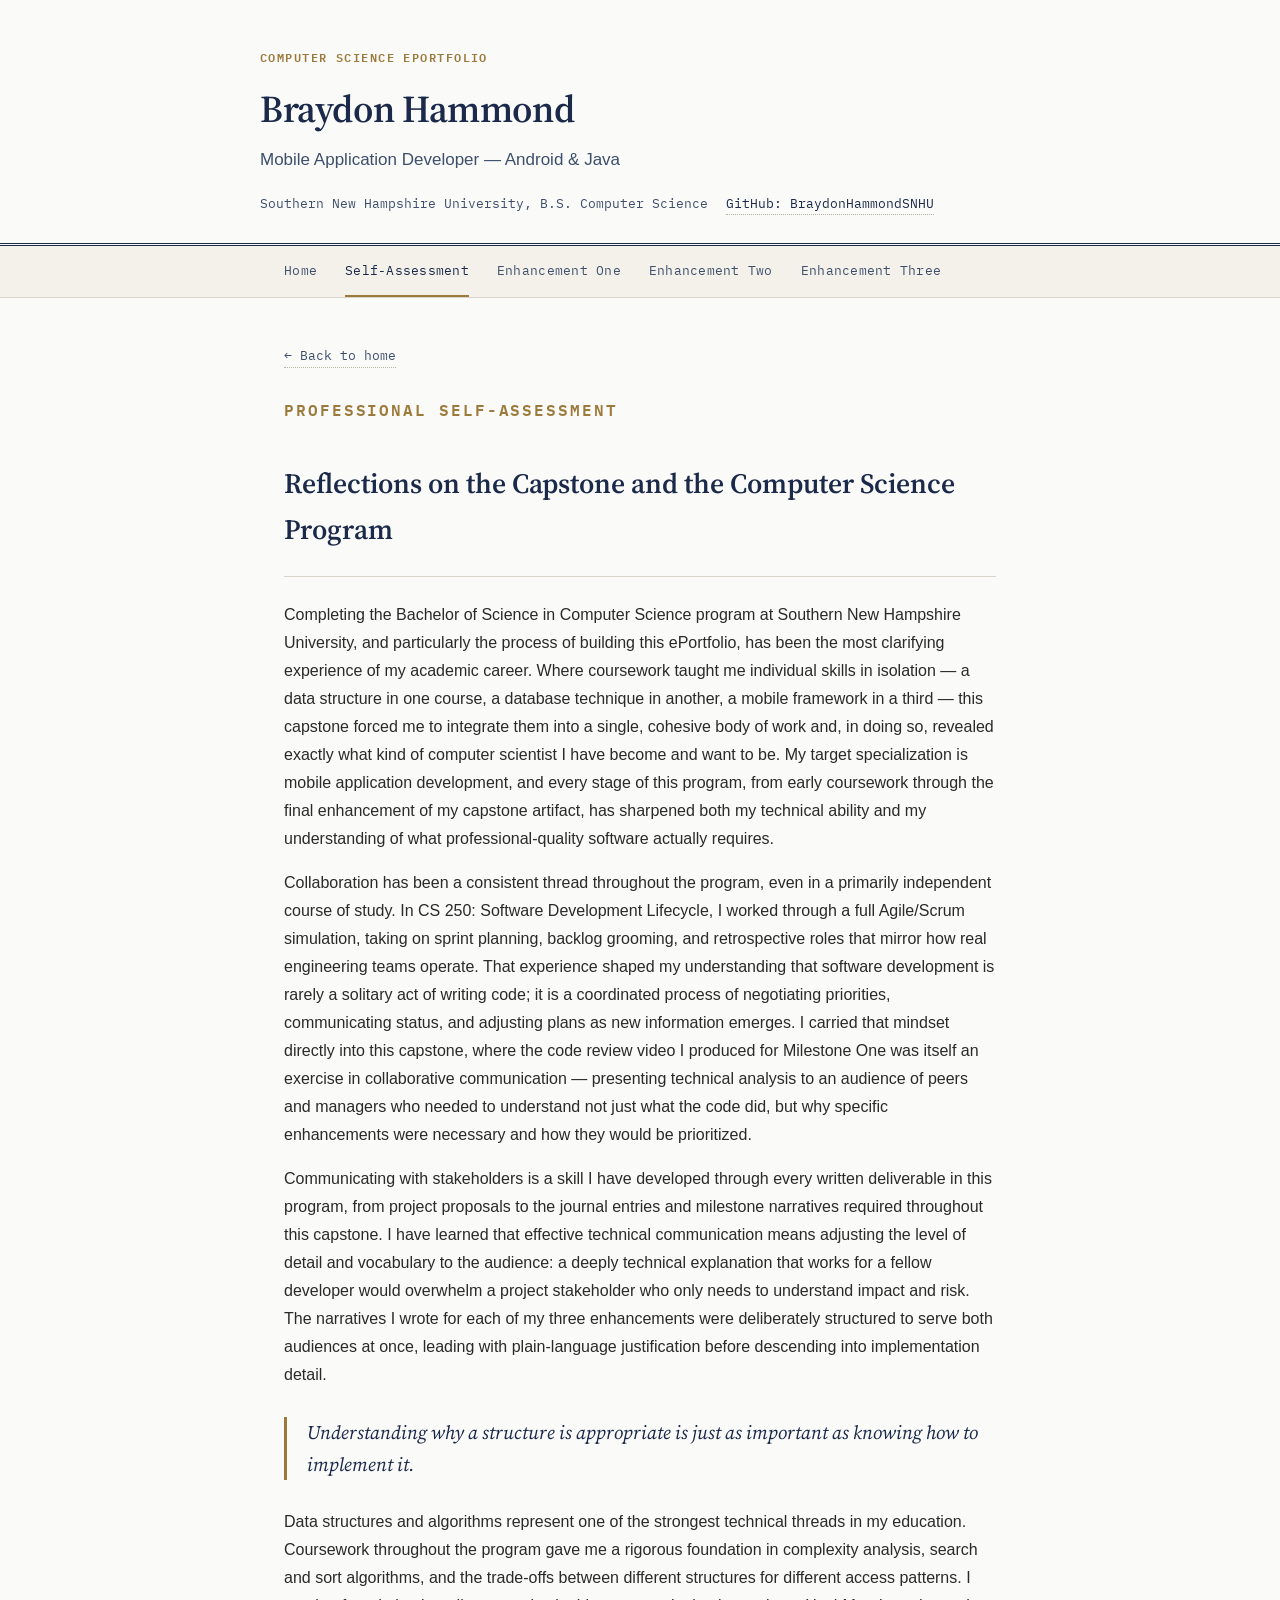
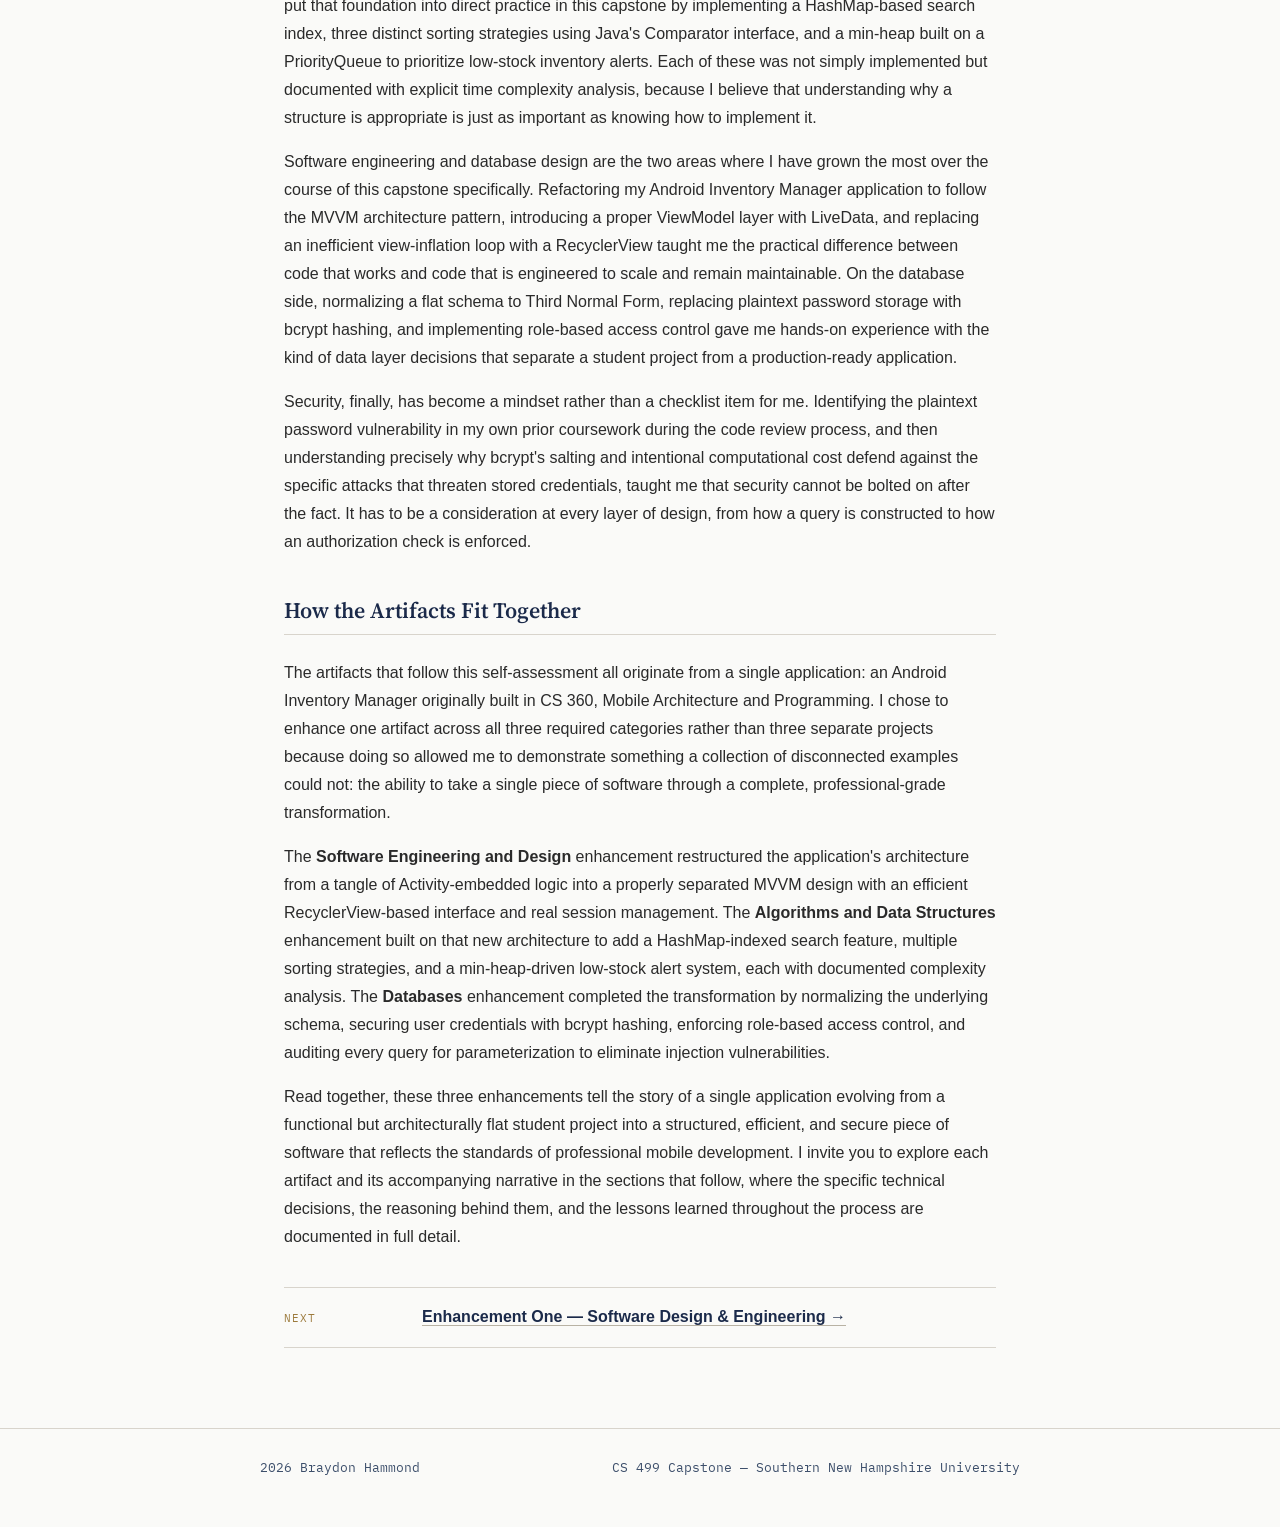
<file: self-assessment.html>
<!DOCTYPE html>
<html lang="en">
<head>
  <meta charset="UTF-8">
  <meta name="viewport" content="width=device-width, initial-scale=1.0">
  <title>Professional Self-Assessment — Braydon Hammond</title>
  <link rel="stylesheet" href="style.css">
  <link rel="preconnect" href="https://fonts.googleapis.com">
  <link href="https://fonts.googleapis.com/css2?family=Source+Serif+Pro:wght@400;600;700&family=IBM+Plex+Mono:wght@400;500;600&display=swap" rel="stylesheet">
</head>
<body>

  <header class="masthead">
    <div class="masthead-inner">
      <p class="eyebrow">Computer Science ePortfolio</p>
      <h1>Braydon Hammond</h1>
      <p class="subtitle">Mobile Application Developer &mdash; Android &amp; Java</p>
      <div class="meta-line">
        <span>Southern New Hampshire University, B.S. Computer Science</span>
        <a href="https://github.com/BraydonHammondSNHU" target="_blank" rel="noopener">GitHub: BraydonHammondSNHU</a>
      </div>
    </div>
  </header>

  <nav class="site-nav">
    <div class="nav-inner">
      <a href="index.html">Home</a>
      <a href="self-assessment.html" class="active">Self-Assessment</a>
      <a href="enhancement-one.html">Enhancement One</a>
      <a href="enhancement-two.html">Enhancement Two</a>
      <a href="enhancement-three.html">Enhancement Three</a>
    </div>
  </nav>

  <main class="essay">

    <a class="back-link" href="index.html">&larr; Back to home</a>

    <p class="eyebrow">Professional Self-Assessment</p>
    <h2 class="section-title" style="font-size:28px; margin-bottom:24px;">
      Reflections on the Capstone and the Computer Science Program
    </h2>
    <hr class="section-rule">

    <p>
      Completing the Bachelor of Science in Computer Science program at Southern New
      Hampshire University, and particularly the process of building this ePortfolio,
      has been the most clarifying experience of my academic career. Where coursework
      taught me individual skills in isolation &mdash; a data structure in one course,
      a database technique in another, a mobile framework in a third &mdash; this
      capstone forced me to integrate them into a single, cohesive body of work and,
      in doing so, revealed exactly what kind of computer scientist I have become and
      want to be. My target specialization is mobile application development, and
      every stage of this program, from early coursework through the final enhancement
      of my capstone artifact, has sharpened both my technical ability and my
      understanding of what professional-quality software actually requires.
    </p>

    <p>
      Collaboration has been a consistent thread throughout the program, even in a
      primarily independent course of study. In CS&nbsp;250: Software Development
      Lifecycle, I worked through a full Agile/Scrum simulation, taking on sprint
      planning, backlog grooming, and retrospective roles that mirror how real
      engineering teams operate. That experience shaped my understanding that software
      development is rarely a solitary act of writing code; it is a coordinated
      process of negotiating priorities, communicating status, and adjusting plans as
      new information emerges. I carried that mindset directly into this capstone,
      where the code review video I produced for Milestone One was itself an exercise
      in collaborative communication &mdash; presenting technical analysis to an
      audience of peers and managers who needed to understand not just what the code
      did, but why specific enhancements were necessary and how they would be
      prioritized.
    </p>

    <p>
      Communicating with stakeholders is a skill I have developed through every
      written deliverable in this program, from project proposals to the journal
      entries and milestone narratives required throughout this capstone. I have
      learned that effective technical communication means adjusting the level of
      detail and vocabulary to the audience: a deeply technical explanation that works
      for a fellow developer would overwhelm a project stakeholder who only needs to
      understand impact and risk. The narratives I wrote for each of my three
      enhancements were deliberately structured to serve both audiences at once,
      leading with plain-language justification before descending into implementation
      detail.
    </p>

    <blockquote class="pull">
      Understanding why a structure is appropriate is just as important as knowing
      how to implement it.
    </blockquote>

    <p>
    Data structures and algorithms represent one of the strongest technical threads
    in my education. Coursework throughout the program gave me a rigorous
    foundation in complexity analysis, search and sort algorithms, and the
    trade-offs between different structures for different access patterns. I put
    that foundation into direct practice in this capstone by implementing a
    HashMap-based search index, three distinct sorting strategies using Java's
    Comparator interface, and a min-heap built on a PriorityQueue to prioritize
    low-stock inventory alerts. Each of these was not simply implemented but
    documented with explicit time complexity analysis, because I believe that
    understanding why a structure is appropriate is just as important as knowing how
    to implement it.
    </p>

    <p>
    Software engineering and database design are the two areas where I have grown
    the most over the course of this capstone specifically. Refactoring my Android
    Inventory Manager application to follow the MVVM architecture pattern,
    introducing a proper ViewModel layer with LiveData, and replacing an inefficient
    view-inflation loop with a RecyclerView taught me the practical difference
    between code that works and code that is engineered to scale and remain
    maintainable. On the database side, normalizing a flat schema to Third Normal
    Form, replacing plaintext password storage with bcrypt hashing, and implementing
    role-based access control gave me hands-on experience with the kind of data
    layer decisions that separate a student project from a production-ready
    application.
    </p>

    <p>
    Security, finally, has become a mindset rather than a checklist item for me.
    Identifying the plaintext password vulnerability in my own prior coursework
    during the code review process, and then understanding precisely why bcrypt's
    salting and intentional computational cost defend against the specific attacks
    that threaten stored credentials, taught me that security cannot be bolted on
    after the fact. It has to be a consideration at every layer of design, from how
    a query is constructed to how an authorization check is enforced.
    </p>

    <h2 class="section-title">How the Artifacts Fit Together</h2>
    <hr class="section-rule">

    <p>
      The artifacts that follow this self-assessment all originate from a single
      application: an Android Inventory Manager originally built in CS&nbsp;360,
      Mobile Architecture and Programming. I chose to enhance one artifact across all
      three required categories rather than three separate projects because doing so
      allowed me to demonstrate something a collection of disconnected examples could
      not: the ability to take a single piece of software through a complete,
      professional-grade transformation.
    </p>

    <p>
      The <strong>Software Engineering and Design</strong> enhancement restructured
      the application's architecture from a tangle of Activity-embedded logic into a
      properly separated MVVM design with an efficient RecyclerView-based interface
      and real session management. The <strong>Algorithms and Data Structures</strong>
      enhancement built on that new architecture to add a HashMap-indexed search
      feature, multiple sorting strategies, and a min-heap-driven low-stock alert
      system, each with documented complexity analysis. The <strong>Databases</strong>
      enhancement completed the transformation by normalizing the underlying schema,
      securing user credentials with bcrypt hashing, enforcing role-based access
      control, and auditing every query for parameterization to eliminate injection
      vulnerabilities.
    </p>

    <p>
      Read together, these three enhancements tell the story of a single application
      evolving from a functional but architecturally flat student project into a
      structured, efficient, and secure piece of software that reflects the standards
      of professional mobile development. I invite you to explore each artifact and
      its accompanying narrative in the sections that follow, where the specific
      technical decisions, the reasoning behind them, and the lessons learned
      throughout the process are documented in full detail.
    </p>

    <div class="spec-list" style="margin-top:36px;">
      <div class="spec-row">
        <div class="label">Next</div>
        <div class="value">
          <a href="enhancement-one.html">Enhancement One &mdash; Software Design &amp; Engineering &rarr;</a>
        </div>
      </div>
    </div>

  </main>

  <footer>
    <div class="footer-inner">
      <span>2026 Braydon Hammond</span>
      <span>CS 499 Capstone &mdash; Southern New Hampshire University</span>
    </div>
  </footer>

</body>
</html>
</file>
<file: style.css>
/* ===========================================================
   Braydon Hammond — ePortfolio Stylesheet
   =========================================================== */

:root {
  --navy: #1B2A4A;
  --slate: #3D4F6B;
  --paper: #FAFAF8;
  --gold: #9C7A3C;
  --charcoal: #2A2A2A;
  --hairline: #D8D4CC;
  --hairline-strong: #B8B2A4;

  --serif: "Source Serif Pro", "Georgia", "Iowan Old Style", serif;
  --sans: -apple-system, "Inter", "Segoe UI", Helvetica, Arial, sans-serif;
  --mono: "IBM Plex Mono", "SF Mono", Consolas, monospace;

  --max-width: 760px;
}

* {
  box-sizing: border-box;
}

html {
  scroll-behavior: smooth;
}

body {
  margin: 0;
  background: var(--paper);
  color: var(--charcoal);
  font-family: var(--sans);
  font-size: 16px;
  line-height: 1.65;
  -webkit-font-smoothing: antialiased;
}

a {
  color: var(--navy);
  text-decoration: none;
  border-bottom: 1px solid var(--hairline-strong);
  transition: border-color 0.15s ease, color 0.15s ease;
}

a:hover,
a:focus {
  color: var(--gold);
  border-bottom-color: var(--gold);
}

a:focus-visible {
  outline: 2px solid var(--gold);
  outline-offset: 2px;
  border-radius: 1px;
}

/* ── Header / masthead ─────────────────────────────────────── */

.masthead {
  border-bottom: 3px double var(--navy);
  padding: 48px 24px 28px;
  background: var(--paper);
}

.masthead-inner {
  max-width: var(--max-width);
  margin: 0 auto;
}

.eyebrow {
  font-family: var(--mono);
  font-size: 12px;
  letter-spacing: 0.12em;
  text-transform: uppercase;
  color: var(--gold);
  margin: 0 0 10px;
  font-weight: 600;
}

.masthead h1 {
  font-family: var(--serif);
  font-size: 38px;
  font-weight: 600;
  color: var(--navy);
  margin: 0 0 6px;
  letter-spacing: -0.01em;
}

.masthead .subtitle {
  font-size: 17px;
  color: var(--slate);
  margin: 0 0 18px;
}

.masthead .meta-line {
  font-family: var(--mono);
  font-size: 13px;
  color: var(--slate);
  display: flex;
  flex-wrap: wrap;
  gap: 18px;
}

.masthead .meta-line a {
  border-bottom: 1px dotted var(--hairline-strong);
}

/* ── Nav ────────────────────────────────────────────────────── */

nav.site-nav {
  border-bottom: 1px solid var(--hairline);
  background: #F4F1EA;
}

nav.site-nav .nav-inner {
  max-width: var(--max-width);
  margin: 0 auto;
  display: flex;
  gap: 28px;
  padding: 0 24px;
  flex-wrap: wrap;
}

nav.site-nav a {
  display: inline-block;
  padding: 14px 0;
  font-family: var(--mono);
  font-size: 13px;
  letter-spacing: 0.02em;
  color: var(--slate);
  border-bottom: 2px solid transparent;
}

nav.site-nav a:hover,
nav.site-nav a.active {
  color: var(--navy);
  border-bottom-color: var(--gold);
}

/* ── Main content ───────────────────────────────────────────── */

main {
  max-width: var(--max-width);
  margin: 0 auto;
  padding: 44px 24px 80px;
}

section {
  margin-bottom: 44px;
}

h2.section-title {
  font-family: var(--serif);
  font-size: 22px;
  color: var(--navy);
  margin: 0 0 6px;
  font-weight: 600;
}

.section-rule {
  border: none;
  border-top: 1px solid var(--hairline);
  margin: 0 0 24px;
}

p {
  margin: 0 0 16px;
}

/* ── Spec / record list (artifact links, structured rows) ───── */

.spec-list {
  border-top: 1px solid var(--hairline);
}

.spec-row {
  display: grid;
  grid-template-columns: 120px 1fr;
  gap: 18px;
  padding: 16px 0;
  border-bottom: 1px solid var(--hairline);
  align-items: baseline;
}

.spec-row .label {
  font-family: var(--mono);
  font-size: 11px;
  letter-spacing: 0.08em;
  text-transform: uppercase;
  color: var(--gold);
  padding-top: 2px;
}

.spec-row .value a {
  font-weight: 600;
  font-size: 16px;
}

.spec-row .value .desc {
  display: block;
  font-size: 14px;
  color: var(--slate);
  margin-top: 4px;
  border: none;
}

/* ── Outcome tags ───────────────────────────────────────────── */

.outcome-tags {
  display: flex;
  flex-wrap: wrap;
  gap: 8px;
  margin: 10px 0 0;
}

.outcome-tag {
  font-family: var(--mono);
  font-size: 11px;
  letter-spacing: 0.03em;
  color: var(--navy);
  border: 1px solid var(--hairline-strong);
  background: #F4F1EA;
  padding: 4px 9px;
  border-radius: 2px;
  white-space: nowrap;
}

/* ── Artifact cards (home page grid of 3 enhancements) ───────── */

.artifact-card {
  border: 1px solid var(--hairline);
  border-left: 3px solid var(--navy);
  padding: 22px 24px;
  margin-bottom: 16px;
  background: #fff;
}

.artifact-card .cat-number {
  font-family: var(--mono);
  font-size: 11px;
  letter-spacing: 0.1em;
  color: var(--gold);
  text-transform: uppercase;
  margin: 0 0 6px;
}

.artifact-card h3 {
  font-family: var(--serif);
  font-size: 19px;
  margin: 0 0 8px;
  color: var(--navy);
}

.artifact-card p {
  font-size: 14.5px;
  color: var(--charcoal);
  margin-bottom: 12px;
}

.artifact-card .card-links {
  display: flex;
  gap: 20px;
  font-family: var(--mono);
  font-size: 13px;
}

/* ── Footer ─────────────────────────────────────────────────── */

footer {
  border-top: 1px solid var(--hairline);
  padding: 28px 24px 50px;
}

footer .footer-inner {
  max-width: var(--max-width);
  margin: 0 auto;
  font-family: var(--mono);
  font-size: 12.5px;
  color: var(--slate);
  display: flex;
  justify-content: space-between;
  flex-wrap: wrap;
  gap: 10px;
}

/* ── Self-assessment specific ─────────────────────────────────*/

.essay p {
  font-size: 16px;
  line-height: 1.75;
}

.essay h2.section-title {
  margin-top: 36px;
}

blockquote.pull {
  font-family: var(--serif);
  font-style: italic;
  font-size: 19px;
  color: var(--navy);
  border-left: 3px solid var(--gold);
  padding-left: 20px;
  margin: 28px 0;
}

/* ── Back link ──────────────────────────────────────────────── */

.back-link {
  display: inline-block;
  font-family: var(--mono);
  font-size: 13px;
  margin-bottom: 28px;
  color: var(--slate);
  border-bottom: 1px dotted var(--hairline-strong);
}

/* ── Responsive ─────────────────────────────────────────────── */

@media (max-width: 600px) {
  .masthead h1 { font-size: 30px; }
  .spec-row { grid-template-columns: 1fr; gap: 4px; }
  nav.site-nav .nav-inner { gap: 16px; }
  main { padding: 32px 18px 60px; }
}

@media (prefers-reduced-motion: reduce) {
  html { scroll-behavior: auto; }
  * { transition: none !important; }
}
</file>
